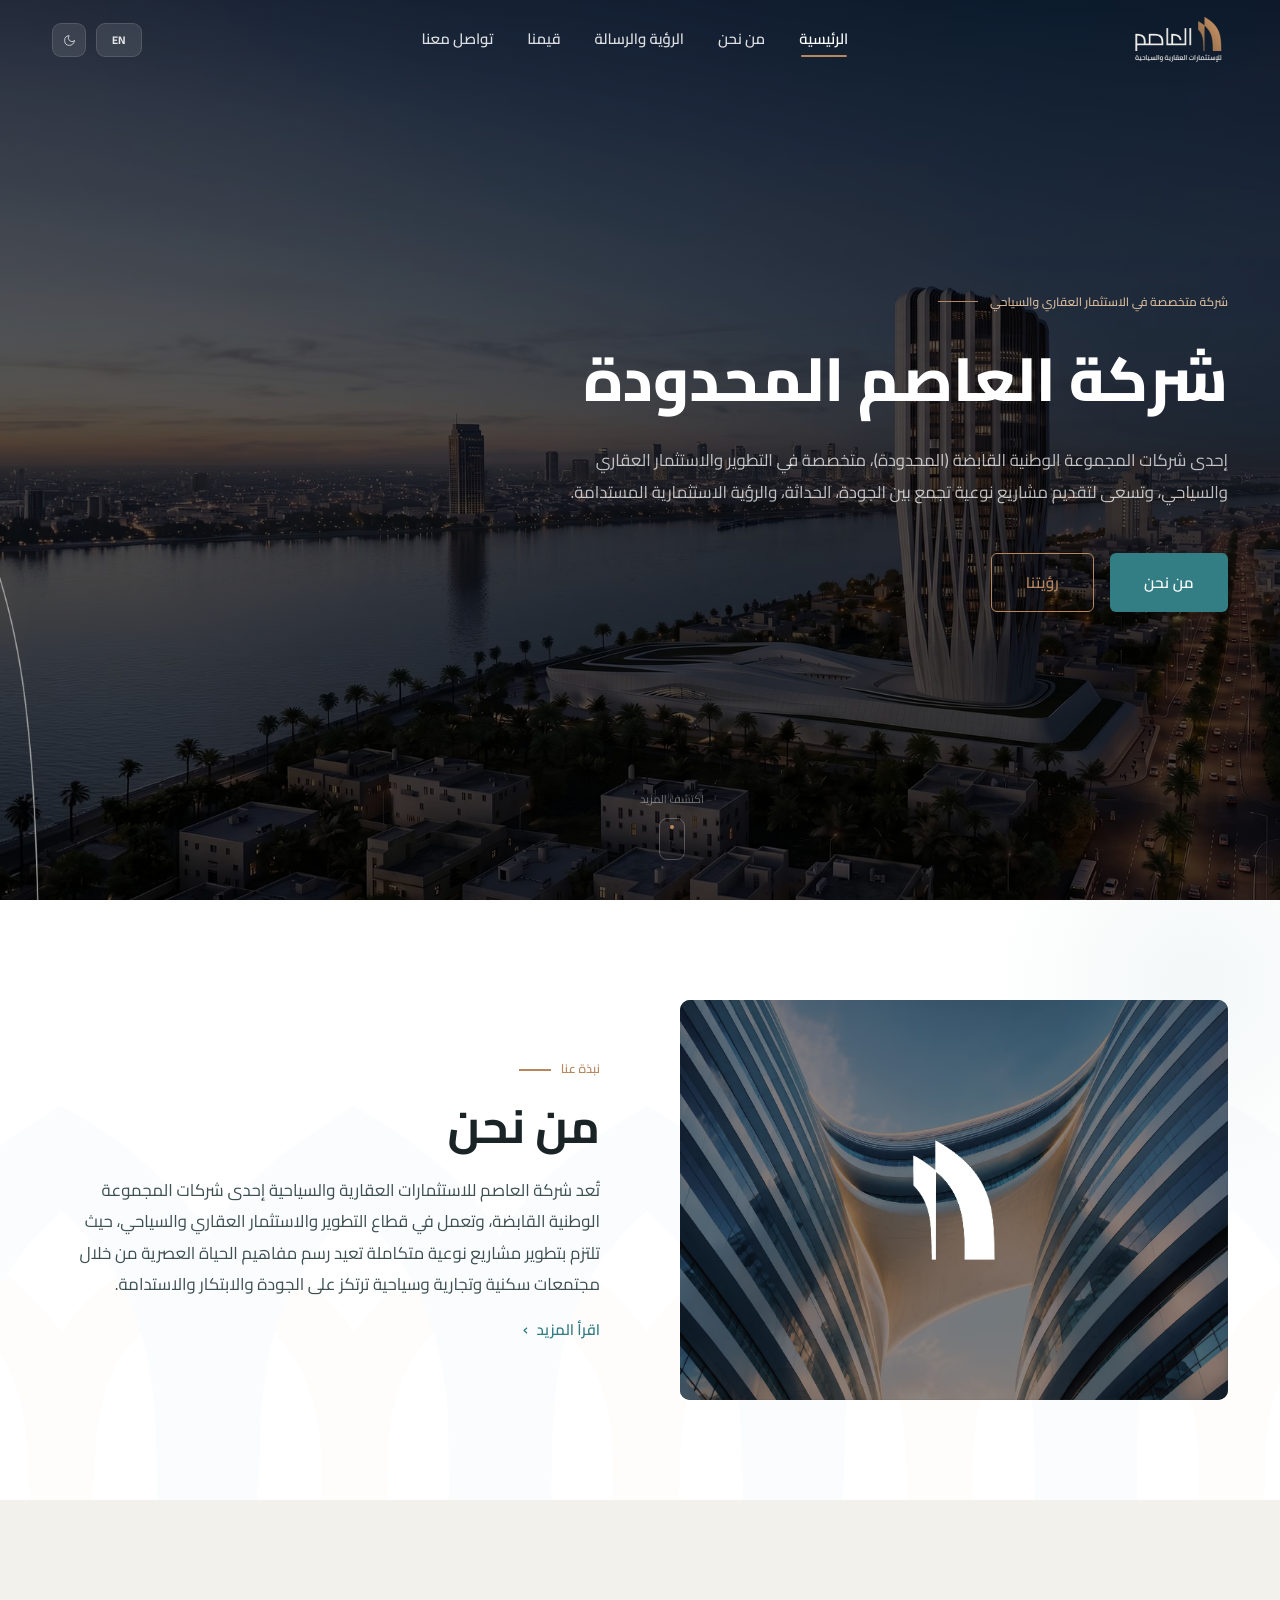
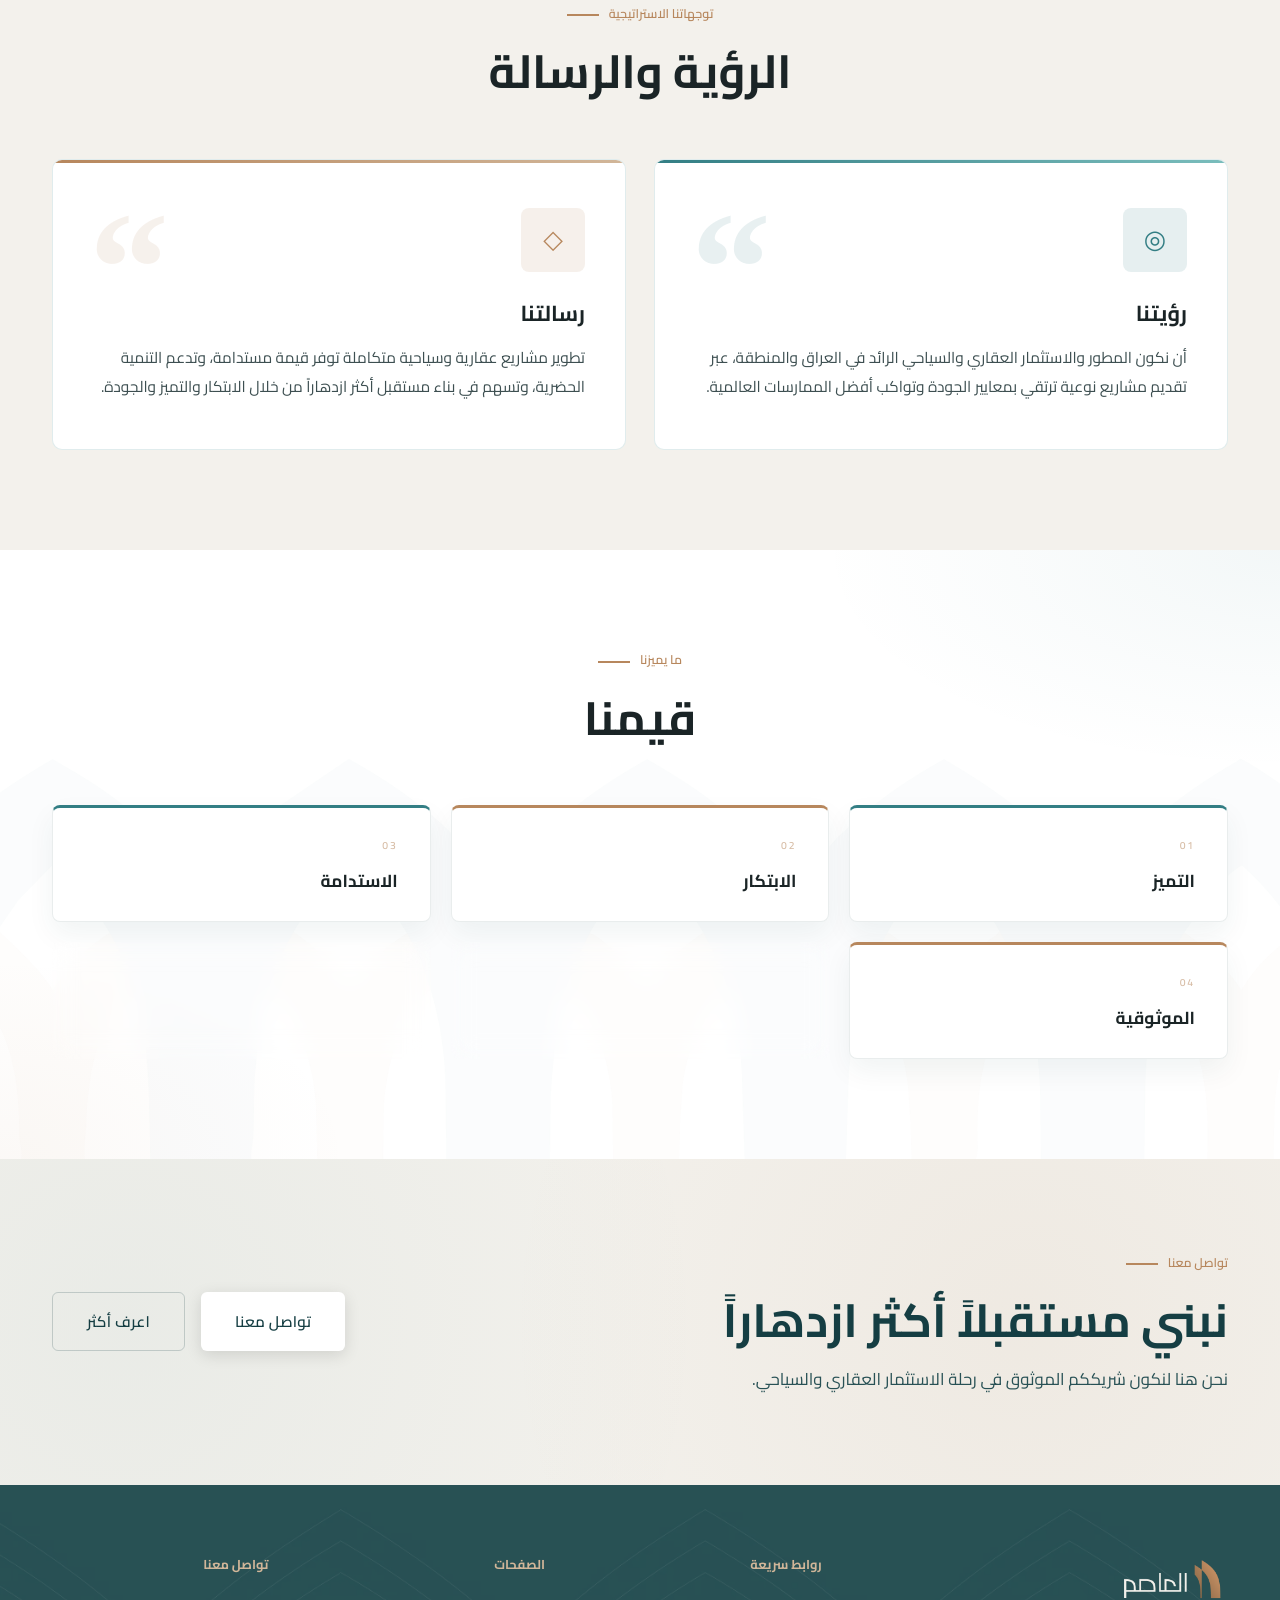
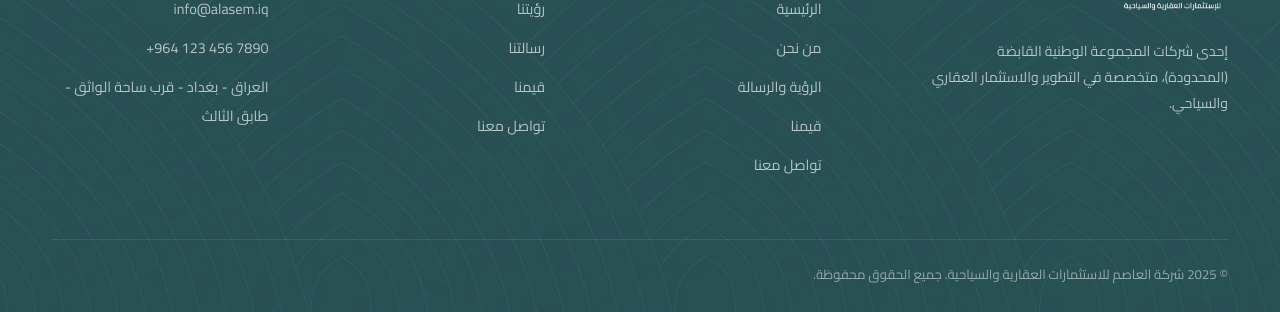
<file: index.html>
<!DOCTYPE html>
<html lang="ar" dir="rtl">
<head>
  <meta charset="UTF-8" />
  <meta name="viewport" content="width=device-width, initial-scale=1.0" />
  <title>شركة العاصم للاستثمارات العقارية والسياحية</title>
  <meta name="description" content="شركة العاصم للاستثمارات العقارية والسياحية — إحدى شركات المجموعة الوطنية القابضة" />
  <link rel="stylesheet" href="style.css" />
  <link rel="preconnect" href="https://fonts.googleapis.com" />
  <link rel="preconnect" href="https://fonts.gstatic.com" crossorigin />
  <link rel="icon" type="image/png" href="icon.png">
  <link href="https://fonts.googleapis.com/css2?family=Cairo:wght@200;300;400;500;600;700;800;900&display=swap" rel="stylesheet" />
</head>
<body class="home-page">

<!-- ══════════════════════════════════════════════
     HEADER
══════════════════════════════════════════════ -->
<header class="site-header" id="siteHeader">
  <div class="container">
    <div class="header-inner">

      <!-- Logo -->
      <a href="index.html" class="logo-link">
        <img src="logo.png" alt="شركة العاصم" class="logo-img"
              />
        <span class="logo-text" style="display:none;">
          <span class="logo-name" data-i18n="footer_company">شركة العاصم</span>
          <span class="logo-sub">للاستثمارات العقارية والسياحية</span>
        </span>
      </a>

      <!-- Desktop Nav -->
      <nav class="main-nav">
        <a href="index.html"   class="nav-link" data-i18n="nav_home">الرئيسية</a>
        <a href="about.html"   class="nav-link" data-i18n="nav_about">من نحن</a>
        <a href="vision.html"  class="nav-link" data-i18n="nav_vision">الرؤية والرسالة</a>
        <a href="values.html"  class="nav-link" data-i18n="nav_values">قيمنا</a>
        <a href="contact.html" class="nav-link" data-i18n="nav_contact">تواصل معنا</a>
      </nav>

      <!-- Controls -->
      <div class="header-controls">
        <button class="lang-btn" id="langBtn" aria-label="تغيير اللغة">EN</button>
        <button class="ctrl-btn" id="themeBtn" aria-label="تغيير المظهر"><svg xmlns="http://www.w3.org/2000/svg" width="18" height="18" viewBox="0 0 24 24" fill="none" stroke="currentColor" stroke-width="1.5" stroke-linecap="round" stroke-linejoin="round"><path d="M21 12.79A9 9 0 1 1 11.21 3 7 7 0 0 0 21 12.79z"/></svg></button>
        <button class="hamburger" id="hamburger" aria-label="القائمة">
          <span></span><span></span><span></span>
        </button>
      </div>

    </div>
  </div>
</header>

<!-- Mobile Menu -->
<nav class="mobile-menu" id="mobileMenu">
  <a href="index.html"   class="mobile-nav-link" data-i18n="nav_home">الرئيسية</a>
  <a href="about.html"   class="mobile-nav-link" data-i18n="nav_about">من نحن</a>
  <a href="vision.html"  class="mobile-nav-link" data-i18n="nav_vision">الرؤية والرسالة</a>
  <a href="values.html"  class="mobile-nav-link" data-i18n="nav_values">قيمنا</a>
  <a href="contact.html" class="mobile-nav-link" data-i18n="nav_contact">تواصل معنا</a>
</nav>


<!-- ══════════════════════════════════════════════
     HERO
══════════════════════════════════════════════ -->
<section class="hero">
  <div class="hero-bg"></div>

  <div class="container">
    <div class="hero-content">
      <div class="hero-eyebrow">
        <div class="eyebrow-line"></div>
        <span data-i18n="hero_eyebrow">شركة متخصصة في الاستثمار العقاري والسياحي</span>
      </div>
      <h1 class="hero-title" data-i18n="hero_title"></h1>
      <p class="hero-subtitle" data-i18n="hero_subtitle">
  
      </p>
      <div class="hero-actions">
        <a href="about.html"  class="btn btn-primary" data-i18n="hero_btn1">من نحن</a>
        <a href="vision.html" class="btn btn-ghost"   data-i18n="hero_btn2">رؤيتنا</a>
      </div>
    </div>
  </div>

  <div class="hero-scroll">
    <span data-i18n="hero_scroll">اكتشف المزيد</span>
    <div class="scroll-mouse"></div>
  </div>
</section>


<!-- ══════════════════════════════════════════════
     ABOUT PREVIEW
══════════════════════════════════════════════ -->
<section class="about-preview">
  <div class="container">
    <div class="about-grid">

      <!-- Visual -->
      <div class="about-visual reveal">
        <div class="about-visual-inner">
          <img src="about-img.avif" alt="About Image" class="about-visual-image">
        </div>
      </div>

      <!-- Text -->
      <div class="reveal reveal-delay-2">
        <p class="eyebrow" data-i18n="about_eyebrow">نبذة عنا</p>
        <h2 class="section-title" data-i18n="about_title">من نحن</h2>
        <p class="section-desc" data-i18n="about_text">
          تُعد شركة العاصم للاستثمارات العقارية والسياحية إحدى شركات المجموعة الوطنية القابضة، وتعمل في قطاع التطوير والاستثمار العقاري والسياحي، حيث تلتزم بتطوير مشاريع نوعية متكاملة تعيد رسم مفاهيم الحياة العصرية.
        </p>
        <a href="about.html" class="about-link" style="margin-top:16px; display:inline-flex;">
          <span data-i18n="about_link">اقرأ المزيد</span>
          <span style="font-size:1.2em; line-height:1;">›</span>
        </a>
      </div>

    </div>
  </div>
</section>


<!-- ══════════════════════════════════════════════
     VISION / MISSION PREVIEW
══════════════════════════════════════════════ -->
<section class="vision-preview">
  <div class="container">
    <div class="section-head center reveal">
      <p class="eyebrow" data-i18n="vm_eyebrow">توجهاتنا الاستراتيجية</p>
      <h2 class="section-title" data-i18n="vm_title">الرؤية والرسالة</h2>
    </div>
    <div class="vm-grid">

      <!-- Vision -->
      <div class="vm-card vision reveal reveal-delay-1">
        <div class="vm-card-icon">◎</div>
        <h3 class="vm-card-title" data-i18n="vision_title">رؤيتنا</h3>
        <p class="vm-card-text" data-i18n="vision_text">
          أن نكون المطور والاستثمار العقاري والسياحي الرائد في العراق والمنطقة، عبر تقديم مشاريع نوعية ترتقي بمعايير الجودة وتواكب أفضل الممارسات العالمية.
        </p>
        
      </div>

      <!-- Mission -->
      <div class="vm-card mission reveal reveal-delay-2">
        <div class="vm-card-icon">◇</div>
        <h3 class="vm-card-title" data-i18n="mission_title">رسالتنا</h3>
        <p class="vm-card-text" data-i18n="mission_text">
          تطوير مشاريع عقارية وسياحية متكاملة توفر قيمة مستدامة، وتدعم التنمية الحضرية، وتسهم في بناء مستقبل أكثر ازدهاراً من خلال الابتكار والتميز والجودة.
        </p>
      
      </div>

    </div>
  </div>
</section>


<!-- ══════════════════════════════════════════════
     VALUES PREVIEW
══════════════════════════════════════════════ -->
<section class="values-preview">
  <div class="container">
    <div class="section-head reveal">
      <p class="eyebrow" data-i18n="val_eyebrow" id="a">ما يميزنا</p>
      <h2 class="section-title" data-i18n="val_title"  id="a">قيمنا</h2>
    </div>
    <div class="values-grid">
      <div class="value-chip reveal reveal-delay-1">
        <span class="value-chip-num">01</span>
        <span class="value-chip-title" data-i18n="val1">التميز</span>
      </div>
      <div class="value-chip reveal reveal-delay-2">
        <span class="value-chip-num">02</span>
        <span class="value-chip-title" data-i18n="val2">الابتكار</span>
      </div>
      <div class="value-chip reveal reveal-delay-3">
        <span class="value-chip-num">03</span>
        <span class="value-chip-title" data-i18n="val3">الاستدامة</span>
      </div>
      <div class="value-chip reveal reveal-delay-4">
        <span class="value-chip-num">04</span>
        <span class="value-chip-title" data-i18n="val4">الموثوقية</span>
      </div>
      <div class="value-chip reveal reveal-delay-5">
        <span class="value-chip-num">05</span>
        <span class="value-chip-title" data-i18n="val5">الجودة</span>
      </div>
      <div class="value-chip reveal" style="transition-delay:0.55s;">
        <span class="value-chip-num">06</span>
        <span class="value-chip-title" data-i18n="val6">القيمة المستدامة</span>
      </div>
    </div>
  </div>
</section>


<!-- ══════════════════════════════════════════════
     CTA SECTION
══════════════════════════════════════════════ -->
<section class="cta-section">
  <div class="container">
    <div class="cta-inner reveal">
      <div class="cta-text">
        <p class="eyebrow" style="color:var(--gold);" data-i18n="cta_eyebrow">تواصل معنا</p>
        <h2 class="section-title" data-i18n="cta_title">نبني مستقبلاً أكثر ازدهاراً</h2>
        <p class="section-desc" data-i18n="cta_desc">نحن هنا لنكون شريككم الموثوق في رحلة الاستثمار العقاري والسياحي.</p>
      </div>
      <div class="cta-actions">
        <a href="contact.html" class="btn btn-white" data-i18n="cta_btn1">تواصل معنا</a>
        <a href="about.html"   class="btn btn-ghost" style="border-color:rgba(21,62,67,0.2); color:#153E43;" data-i18n="cta_btn2">اعرف أكثر</a>
      </div>
    </div>
  </div>
</section>


<!-- ══════════════════════════════════════════════
     FOOTER
══════════════════════════════════════════════ -->
<footer class="site-footer">
  <div class="container">
    <div class="footer-grid">

      <!-- Brand -->
      <div class="footer-brand">
        <div class="footer-logo">
          <img src="logo.png" alt="شركة العاصم" class="footer-logo-img"
               onerror="this.style.display='none';" />
        
        </div>
        <p class="footer-desc" data-i18n="footer_desc">
          إحدى شركات المجموعة الوطنية القابضة (المحدودة)، متخصصة في التطوير والاستثمار العقاري والسياحي.
        </p>
      </div>

      <!-- Quick Links -->
      <div>
        <h4 class="footer-col-title" data-i18n="footer_links">روابط سريعة</h4>
        <ul class="footer-links">
          <li><a href="index.html"   class="footer-link" data-i18n="nav_home">الرئيسية</a></li>
          <li><a href="about.html"   class="footer-link" data-i18n="nav_about">من نحن</a></li>
          <li><a href="vision.html"  class="footer-link" data-i18n="nav_vision">الرؤية والرسالة</a></li>
          <li><a href="values.html"  class="footer-link" data-i18n="nav_values">قيمنا</a></li>
          <li><a href="contact.html" class="footer-link" data-i18n="nav_contact">تواصل معنا</a></li>
        </ul>
      </div>

      <!-- Pages -->
      <div>
        <h4 class="footer-col-title" data-i18n="footer_pages">الصفحات</h4>
        <ul class="footer-links">
          <li><a href="vision.html"  class="footer-link" data-i18n="vision_title">رؤيتنا</a></li>
          <li><a href="vision.html"  class="footer-link" data-i18n="mission_title">رسالتنا</a></li>
          <li><a href="values.html"  class="footer-link" data-i18n="nav_values">قيمنا</a></li>
          <li><a href="contact.html" class="footer-link" data-i18n="nav_contact">تواصل معنا</a></li>
        </ul>
      </div>

      <!-- Contact Info -->
      <div>
        <h4 class="footer-col-title" data-i18n="footer_contact">تواصل معنا</h4>
        <ul class="footer-links">
          <li><a href="mailto:info@alasem.iq" class="footer-link" dir="ltr">info@alasem.iq</a></li>
          <li><a href="tel:+9641234567890" class="footer-link" dir="ltr">+964 123 456 7890</a></li>
          <li><span class="footer-link" data-i18n="contact_location_value">العراق - بغداد - قرب ساحة الواثق</span></li>
        </ul>
      </div>

    </div>

    <div class="footer-bottom">
      <span data-i18n="footer_copy">© 2026 شركة العاصم للاستثمارات العقارية والسياحية. جميع الحقوق محفوظة.</span>

    </div>
  </div>
</footer>

<script src="main.js"></script>
</body>
</html>
</file>
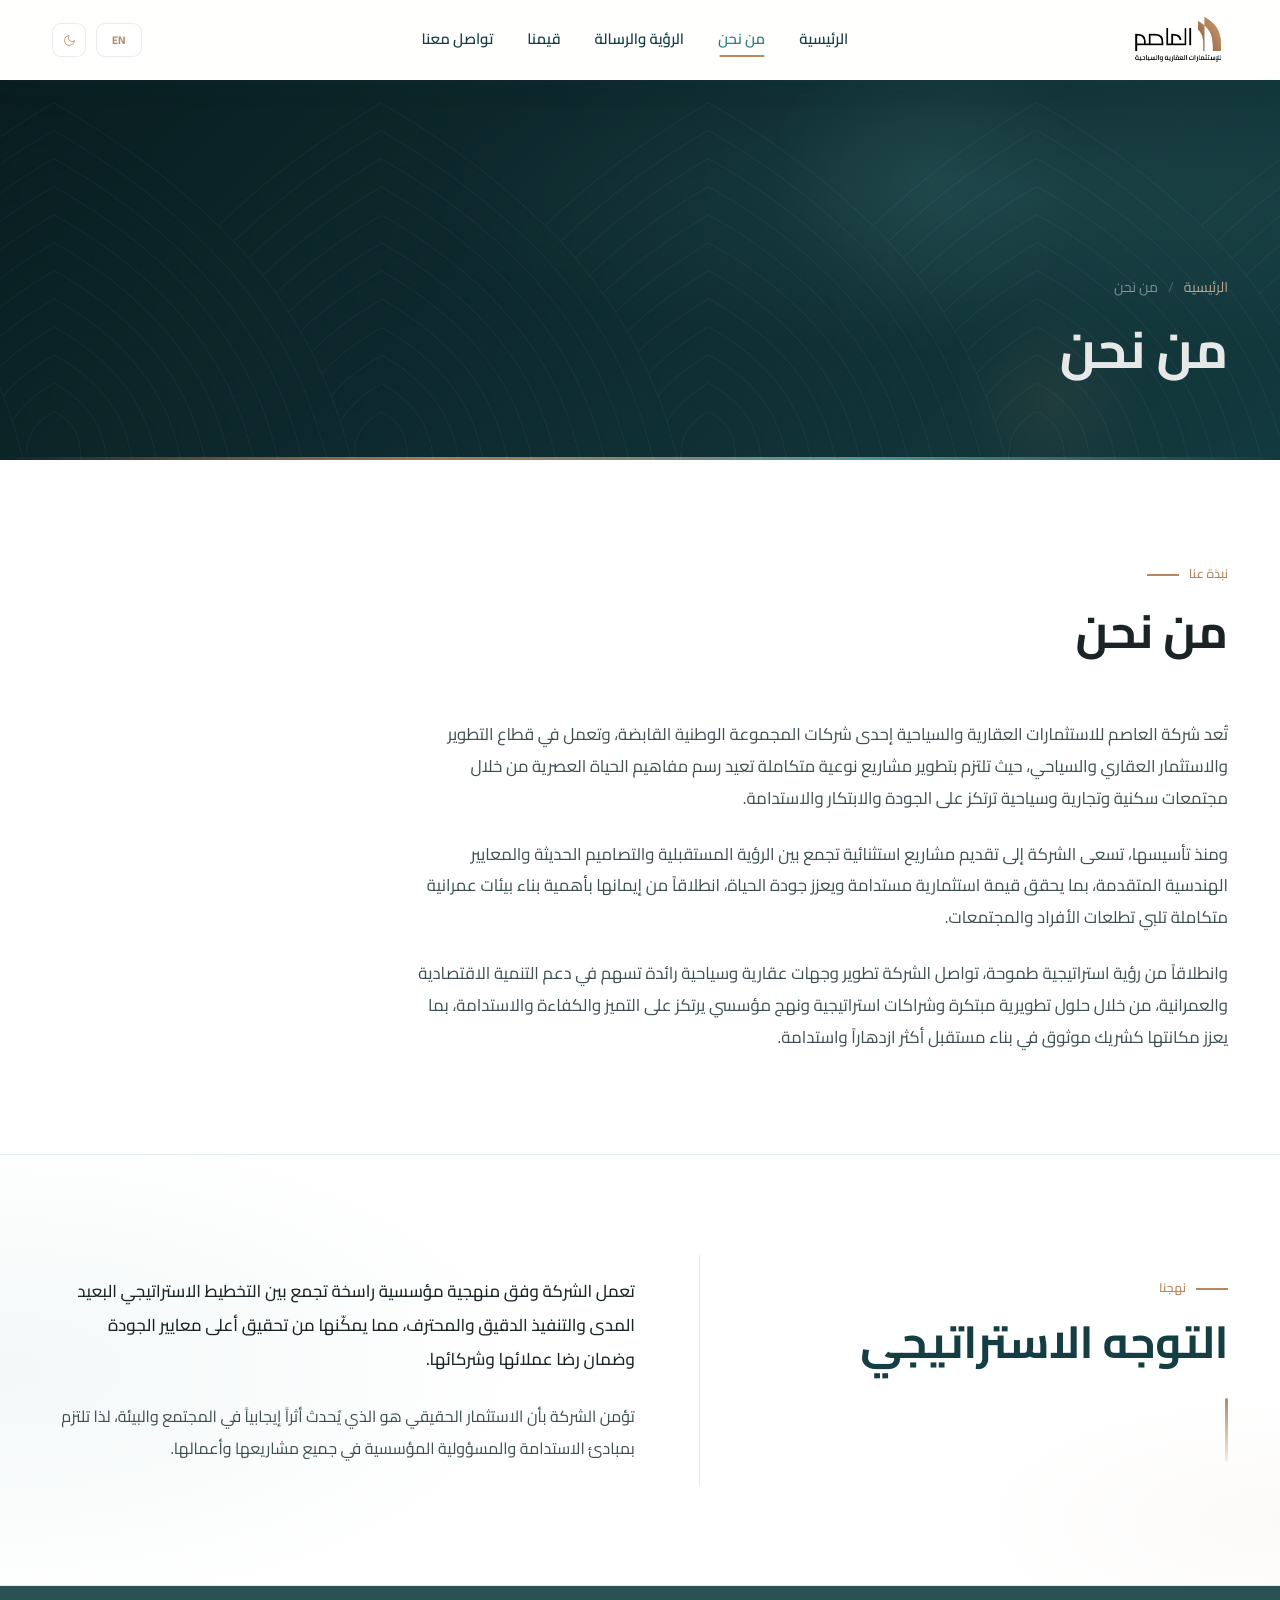
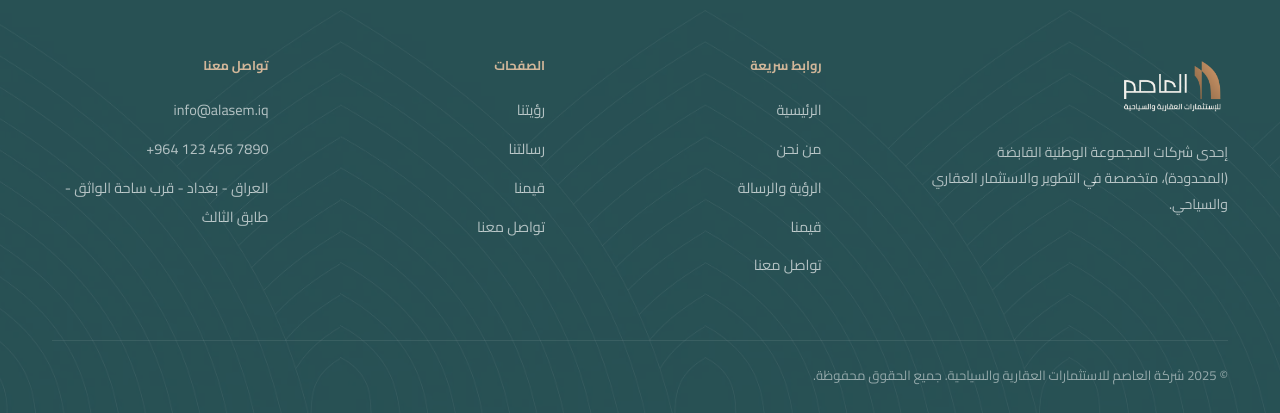
<file: about.html>
<!DOCTYPE html>
<html lang="ar" dir="rtl">
<head>
  <meta charset="UTF-8" />
  <meta name="viewport" content="width=device-width, initial-scale=1.0" />
  <title>من نحن — شركة العاصم للاستثمارات العقارية والسياحية</title>
  <link rel="stylesheet" href="style.css" />
  <link rel="preconnect" href="https://fonts.googleapis.com" />
  <link rel="preconnect" href="https://fonts.gstatic.com" crossorigin />
    <link rel="icon" type="image/png" href="icon.png">
  <link href="https://fonts.googleapis.com/css2?family=Cairo:wght@200;300;400;500;600;700;800;900&display=swap" rel="stylesheet" />
</head>
<body>

<!-- ══ HEADER ══ -->
<header class="site-header" id="siteHeader">
  <div class="container">
    <div class="header-inner">
      <a href="index.html" class="logo-link">
        <img src="logo.png" alt="شركة العاصم" class="logo-img"
              />
        <span class="logo-text" style="display:none;">
          <span class="logo-name" data-i18n="footer_company">شركة العاصم</span>
          <span class="logo-sub">للاستثمارات العقارية والسياحية</span>
        </span>
      </a>
      <nav class="main-nav">
        <a href="index.html"   class="nav-link" data-i18n="nav_home">الرئيسية</a>
        <a href="about.html"   class="nav-link" data-i18n="nav_about">من نحن</a>
        <a href="vision.html"  class="nav-link" data-i18n="nav_vision">الرؤية والرسالة</a>
        <a href="values.html"  class="nav-link" data-i18n="nav_values">قيمنا</a>
        <a href="contact.html" class="nav-link" data-i18n="nav_contact">تواصل معنا</a>
      </nav>
      <div class="header-controls">
        <button class="lang-btn" id="langBtn">EN</button>
        <button class="ctrl-btn" id="themeBtn"><svg xmlns="http://www.w3.org/2000/svg" width="18" height="18" viewBox="0 0 24 24" fill="none" stroke="currentColor" stroke-width="1.5" stroke-linecap="round" stroke-linejoin="round"><path d="M21 12.79A9 9 0 1 1 11.21 3 7 7 0 0 0 21 12.79z"/></svg></button>
        <button class="hamburger" id="hamburger"><span></span><span></span><span></span></button>
      </div>
    </div>
  </div>
</header>

<nav class="mobile-menu" id="mobileMenu">
  <a href="index.html"   class="mobile-nav-link" data-i18n="nav_home">الرئيسية</a>
  <a href="about.html"   class="mobile-nav-link" data-i18n="nav_about">من نحن</a>
  <a href="vision.html"  class="mobile-nav-link" data-i18n="nav_vision">الرؤية والرسالة</a>
  <a href="values.html"  class="mobile-nav-link" data-i18n="nav_values">قيمنا</a>
  <a href="contact.html" class="mobile-nav-link" data-i18n="nav_contact">تواصل معنا</a>
</nav>


<!-- ══ INNER HERO ══ -->
<section class="inner-hero">
  <div class="inner-hero-bg"></div>
  <div class="inner-hero-line"></div>

  <!-- Decorative shapes -->
  <div style="position:absolute;inset:0;pointer-events:none;overflow:hidden;">
    <div style="position:absolute;top:-60px;left:60%;width:320px;height:320px;border-radius:50%;
                background:radial-gradient(circle,rgba(93,163,165,0.12) 0%,transparent 70%);"></div>
    <div style="position:absolute;bottom:-40px;right:10%;width:200px;height:200px;border-radius:50%;
                background:radial-gradient(circle,rgba(183,135,93,0.1) 0%,transparent 70%);"></div>
  </div>

  <div class="container">
    <div class="inner-hero-content">
      <div class="inner-hero-breadcrumb">
        <a href="index.html" data-i18n="bc_home">الرئيسية</a>
        <span class="sep">/</span>
        <span data-i18n="nav_about">من نحن</span>
      </div>
      <h1 class="inner-hero-title" data-i18n="about_page_hero_title">من نحن</h1>
    </div>
  </div>
</section>


<!-- ══ FULL ABOUT ══ -->
<section class="about-full">
  <div class="container">
    <div class="section-head reveal">
      <p class="eyebrow" data-i18n="about_eyebrow">نبذة عنا</p>
      <h2 class="section-title" data-i18n="about_title">من نحن</h2>
    </div>
    <div class="about-full-text" style="max-width:820px;">
      <p class="reveal" data-i18n="about_p1">
        تُعد شركة العاصم للاستثمارات العقارية والسياحية إحدى شركات المجموعة الوطنية القابضة، وتعمل في قطاع التطوير والاستثمار العقاري والسياحي، حيث تلتزم بتطوير مشاريع نوعية متكاملة تعيد رسم مفاهيم الحياة العصرية من خلال مجتمعات سكنية وتجارية وسياحية ترتكز على الجودة والابتكار والاستدامة.
      </p>
      <p class="reveal reveal-delay-1" data-i18n="about_p2">
        ومنذ تأسيسها، تسعى الشركة إلى تقديم مشاريع استثنائية تجمع بين الرؤية المستقبلية والتصاميم الحديثة والمعايير الهندسية المتقدمة، بما يحقق قيمة استثمارية مستدامة ويعزز جودة الحياة، انطلاقاً من إيمانها بأهمية بناء بيئات عمرانية متكاملة تلبي تطلعات الأفراد والمجتمعات.
      </p>
      <p class="reveal reveal-delay-2" data-i18n="about_p3">
        وانطلاقاً من رؤية استراتيجية طموحة، تواصل الشركة تطوير وجهات عقارية وسياحية رائدة تسهم في دعم التنمية الاقتصادية والعمرانية، من خلال حلول تطويرية مبتكرة وشراكات استراتيجية ونهج مؤسسي يرتكز على التميز والكفاءة والاستدامة، بما يعزز مكانتها كشريك موثوق في بناء مستقبل أكثر ازدهاراً واستدامة.
      </p>
    </div>
  </div>
</section>


<!-- ══ STRATEGIC DIRECTION ══ -->
<section class="strategic-block">
  <div class="container">
    <div class="strategic-inner">
      <div class="reveal">
        <p class="eyebrow" data-i18n="strategic_eyebrow"  id="q">نهجنا</p>
        <h2 class="strategic-label" data-i18n="strategic_label">التوجه الاستراتيجي</h2>
        <div class="strategic-divider"></div>
      </div>
      <div class="strategic-content reveal reveal-delay-2">
        <p data-i18n="strategic_p1">
          تعمل الشركة وفق منهجية مؤسسية راسخة تجمع بين التخطيط الاستراتيجي البعيد المدى والتنفيذ الدقيق والمحترف، مما يمكّنها من تحقيق أعلى معايير الجودة وضمان رضا عملائها وشركائها.
        </p>
        <p data-i18n="strategic_p2">
          تؤمن الشركة بأن الاستثمار الحقيقي هو الذي يُحدث أثراً إيجابياً في المجتمع والبيئة، لذا تلتزم بمبادئ الاستدامة والمسؤولية المؤسسية في جميع مشاريعها وأعمالها.
        </p>
      </div>
    </div>
  </div>
</section>



<!-- ══ FOOTER ══ -->
<footer class="site-footer">
  <div class="container">
    <div class="footer-grid">
      <div class="footer-brand">
        <div class="footer-logo">
          <img src="logo.png" alt="شركة العاصم" class="footer-logo-img"
               onerror="this.style.display='none';" />
      
        </div>
        <p class="footer-desc" data-i18n="footer_desc">
          إحدى شركات المجموعة الوطنية القابضة (المحدودة)، متخصصة في التطوير والاستثمار العقاري والسياحي.
        </p>
      </div>
      <div>
        <h4 class="footer-col-title" data-i18n="footer_links">روابط سريعة</h4>
        <ul class="footer-links">
          <li><a href="index.html"   class="footer-link" data-i18n="nav_home">الرئيسية</a></li>
          <li><a href="about.html"   class="footer-link" data-i18n="nav_about">من نحن</a></li>
          <li><a href="vision.html"  class="footer-link" data-i18n="nav_vision">الرؤية والرسالة</a></li>
          <li><a href="values.html"  class="footer-link" data-i18n="nav_values">قيمنا</a></li>
          <li><a href="contact.html" class="footer-link" data-i18n="nav_contact">تواصل معنا</a></li>
        </ul>
      </div>
      <div>
        <h4 class="footer-col-title" data-i18n="footer_pages">الصفحات</h4>
        <ul class="footer-links">
          <li><a href="vision.html"  class="footer-link" data-i18n="vision_title">رؤيتنا</a></li>
          <li><a href="vision.html"  class="footer-link" data-i18n="mission_title">رسالتنا</a></li>
          <li><a href="values.html"  class="footer-link" data-i18n="nav_values">قيمنا</a></li>
          <li><a href="contact.html" class="footer-link" data-i18n="nav_contact">تواصل معنا</a></li>
        </ul>
      </div>

      <!-- Contact Info -->
      <div>
        <h4 class="footer-col-title" data-i18n="footer_contact">تواصل معنا</h4>
        <ul class="footer-links">
          <li><a href="mailto:info@alasem.iq" class="footer-link" dir="ltr">info@alasem.iq</a></li>
          <li><a href="tel:+9641234567890" class="footer-link" dir="ltr">+964 123 456 7890</a></li>
          <li><span class="footer-link" data-i18n="contact_location_value">العراق - بغداد - قرب ساحة الواثق</span></li>
        </ul>
      </div>

    </div>
    <div class="footer-bottom">
      <span data-i18n="footer_copy">© 2025 شركة العاصم للاستثمارات العقارية والسياحية. جميع الحقوق محفوظة.</span>
   
    </div>
  </div>
</footer>

<script src="main.js"></script>
</body>
</html>
</file>
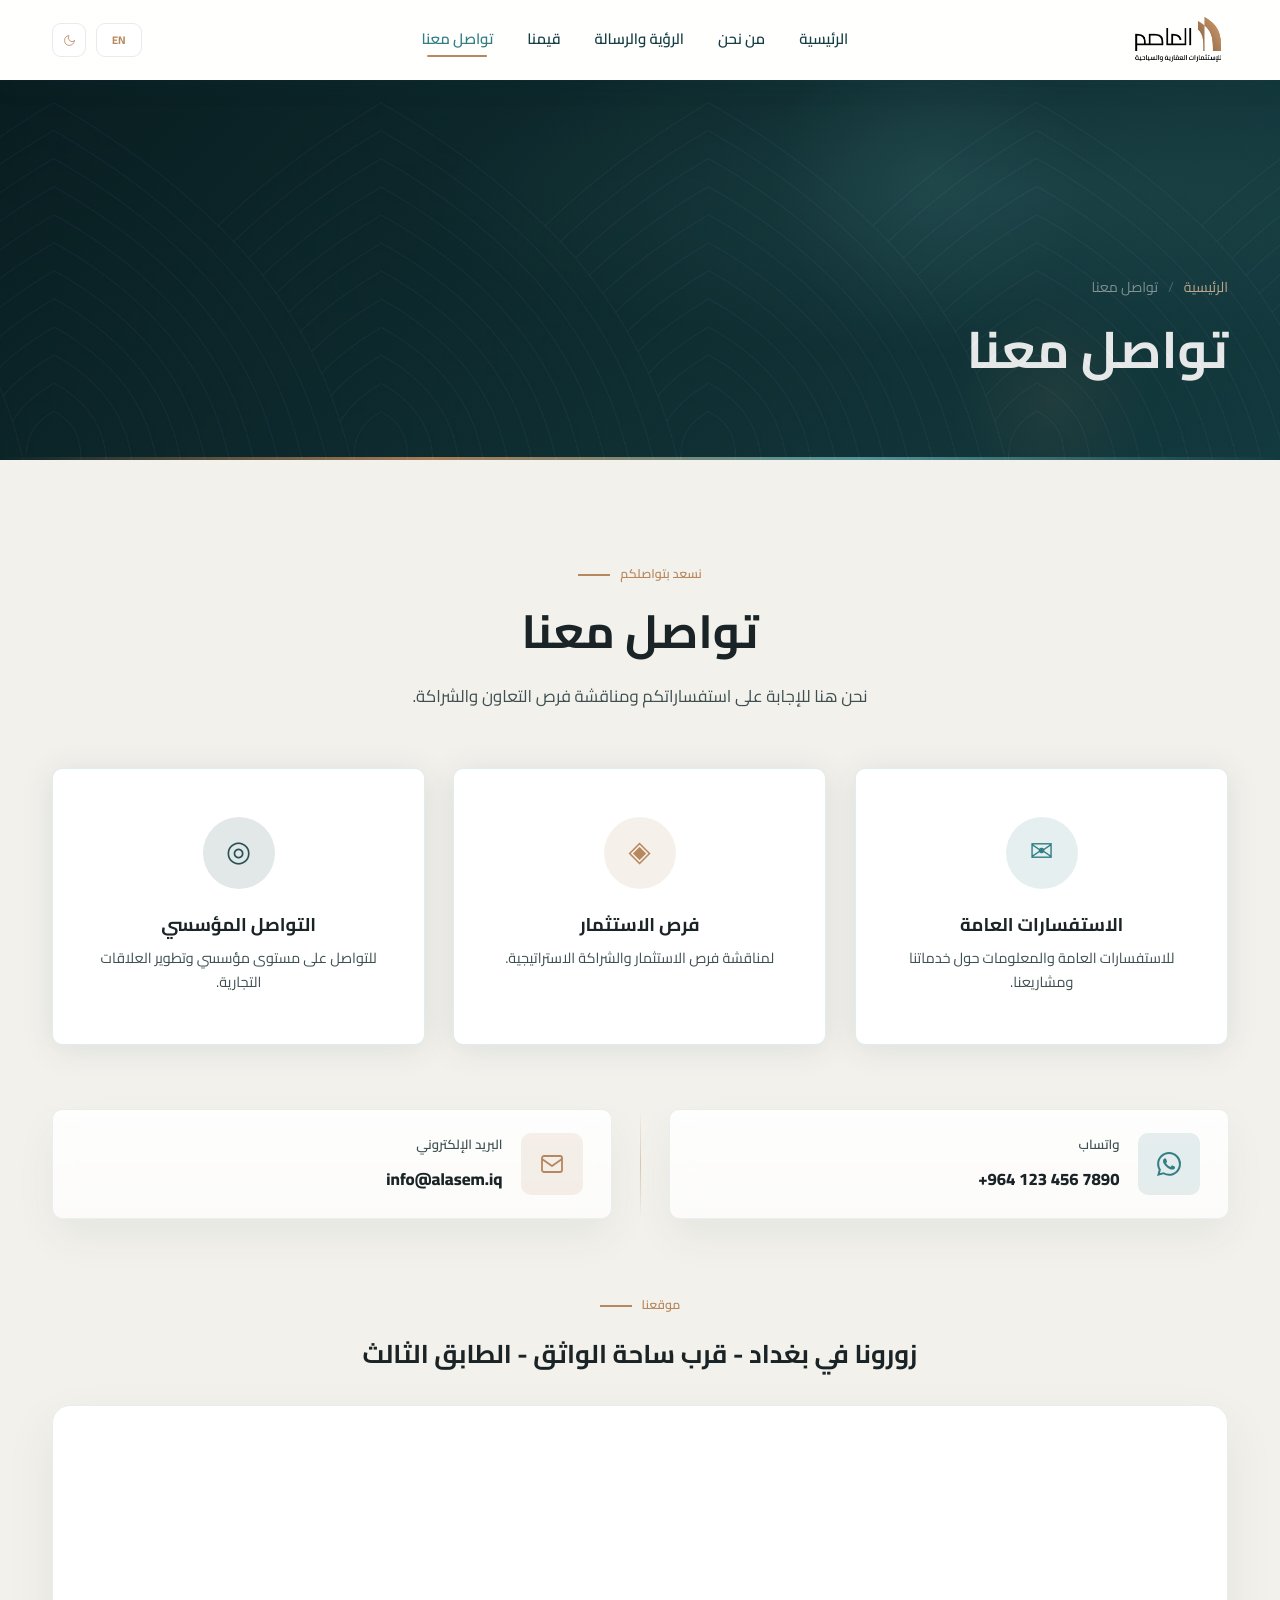
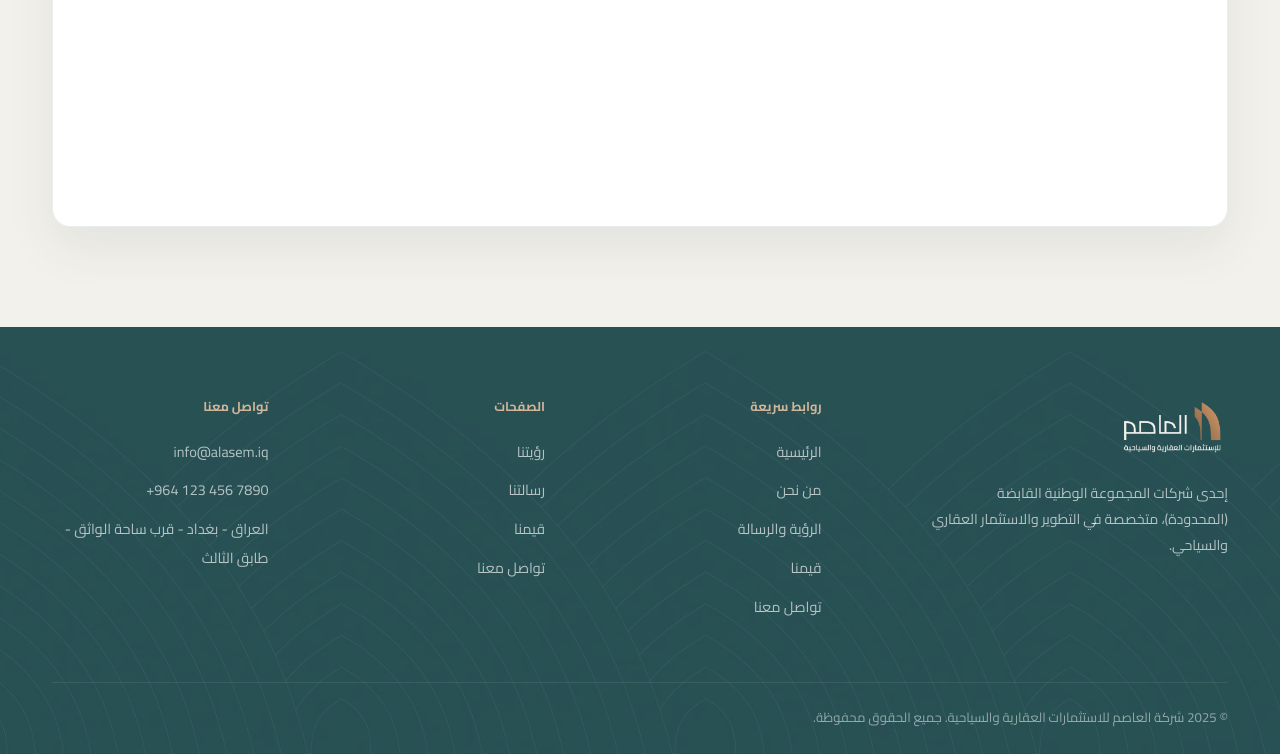
<file: contact.html>
<!DOCTYPE html>
<html lang="ar" dir="rtl">
<head>
  <meta charset="UTF-8" />
  <meta name="viewport" content="width=device-width, initial-scale=1.0" />
  <title>تواصل معنا — شركة العاصم للاستثمارات العقارية والسياحية</title>
  <link rel="stylesheet" href="style.css" />
  <link rel="preconnect" href="https://fonts.googleapis.com" />
  <link rel="preconnect" href="https://fonts.gstatic.com" crossorigin />
    <link rel="icon" type="image/png" href="icon.png">
  <link href="https://fonts.googleapis.com/css2?family=Cairo:wght@200;300;400;500;600;700;800;900&display=swap" rel="stylesheet" />
</head>
<body>

<!-- ══ HEADER ══ -->
<header class="site-header" id="siteHeader">
  <div class="container">
    <div class="header-inner">
      <a href="index.html" class="logo-link">
        <img src="logo.png" alt="شركة العاصم" class="logo-img"
              />
        <span class="logo-text" style="display:none;">
          <span class="logo-name" data-i18n="footer_company">شركة العاصم</span>
          <span class="logo-sub">للاستثمارات العقارية والسياحية</span>
        </span>
      </a>
      <nav class="main-nav">
        <a href="index.html"   class="nav-link" data-i18n="nav_home">الرئيسية</a>
        <a href="about.html"   class="nav-link" data-i18n="nav_about">من نحن</a>
        <a href="vision.html"  class="nav-link" data-i18n="nav_vision">الرؤية والرسالة</a>
        <a href="values.html"  class="nav-link" data-i18n="nav_values">قيمنا</a>
        <a href="contact.html" class="nav-link" data-i18n="nav_contact">تواصل معنا</a>
      </nav>
      <div class="header-controls">
        <button class="lang-btn" id="langBtn">EN</button>
        <button class="ctrl-btn" id="themeBtn"><svg xmlns="http://www.w3.org/2000/svg" width="18" height="18" viewBox="0 0 24 24" fill="none" stroke="currentColor" stroke-width="1.5" stroke-linecap="round" stroke-linejoin="round"><path d="M21 12.79A9 9 0 1 1 11.21 3 7 7 0 0 0 21 12.79z"/></svg></button>
        <button class="hamburger" id="hamburger"><span></span><span></span><span></span></button>
      </div>
    </div>
  </div>
</header>

<nav class="mobile-menu" id="mobileMenu">
  <a href="index.html"   class="mobile-nav-link" data-i18n="nav_home">الرئيسية</a>
  <a href="about.html"   class="mobile-nav-link" data-i18n="nav_about">من نحن</a>
  <a href="vision.html"  class="mobile-nav-link" data-i18n="nav_vision">الرؤية والرسالة</a>
  <a href="values.html"  class="mobile-nav-link" data-i18n="nav_values">قيمنا</a>
  <a href="contact.html" class="mobile-nav-link" data-i18n="nav_contact">تواصل معنا</a>
</nav>


<!-- ══ INNER HERO ══ -->
<section class="inner-hero">
  <div class="inner-hero-bg"></div>
  <div class="inner-hero-line"></div>

  <!-- Decorative shapes -->
  <div style="position:absolute;inset:0;pointer-events:none;overflow:hidden;">
    <div style="position:absolute;top:-60px;left:60%;width:320px;height:320px;border-radius:50%;
                background:radial-gradient(circle,rgba(93,163,165,0.12) 0%,transparent 70%);"></div>
    <div style="position:absolute;bottom:-40px;right:10%;width:200px;height:200px;border-radius:50%;
                background:radial-gradient(circle,rgba(183,135,93,0.1) 0%,transparent 70%);"></div>
  </div>
  <div class="container">
    <div class="inner-hero-content">
      <div class="inner-hero-breadcrumb">
        <a href="index.html" data-i18n="bc_home">الرئيسية</a>
        <span class="sep">/</span>
        <span data-i18n="nav_contact">تواصل معنا</span>
      </div>
      <h1 class="inner-hero-title" data-i18n="contact_page_title">تواصل معنا</h1>
    </div>
  </div>
</section>


<!-- ══ CONTACT PAGE ══ -->
<section class="contact-page">
  <div class="container">

    <!-- Section Head -->
    <div class="section-head center reveal">
      <p class="eyebrow" data-i18n="contact_eyebrow">نسعد بتواصلكم</p>
      <h2 class="section-title" data-i18n="contact_title">تواصل معنا</h2>
      <p class="section-desc" data-i18n="contact_desc">
        نحن هنا للإجابة على استفساراتكم ومناقشة فرص التعاون والشراكة.
      </p>
    </div>

    <!-- CTA Cards -->
    <div class="contact-cta-grid">

      <div class="contact-cta-card reveal reveal-delay-1">
        <div class="contact-icon">✉</div>
        <h3 data-i18n="contact_card1_title">الاستفسارات العامة</h3>
        <p data-i18n="contact_card1_text">
          للاستفسارات العامة والمعلومات حول خدماتنا ومشاريعنا.
        </p>
      </div>

      <div class="contact-cta-card reveal reveal-delay-2">
        <div class="contact-icon">◈</div>
        <h3 data-i18n="contact_card2_title">فرص الاستثمار</h3>
        <p data-i18n="contact_card2_text">
          لمناقشة فرص الاستثمار والشراكة الاستراتيجية.
        </p>
      </div>

      <div class="contact-cta-card reveal reveal-delay-3">
        <div class="contact-icon">◎</div>
        <h3 data-i18n="contact_card3_title">التواصل المؤسسي</h3>
        <p data-i18n="contact_card3_text">
          للتواصل على مستوى مؤسسي وتطوير العلاقات التجارية.
        </p>
      </div>

    </div>

    <!-- Direct Contact Bar -->
    <div class="contact-direct-wrapper reveal">

      <a href="https://wa.me/9641234567890" target="_blank" rel="noopener noreferrer"
         class="direct-contact-box phone-box">
        <div class="direct-contact-icon">
          <svg width="24" height="24" viewBox="0 0 24 24" fill="currentColor" xmlns="http://www.w3.org/2000/svg">
            <path d="M17.472 14.382c-.297-.149-1.758-.867-2.03-.967-.273-.099-.471-.148-.67.15-.197.297-.767.966-.94 1.164-.173.199-.347.223-.644.075-.297-.15-1.255-.463-2.39-1.475-.883-.788-1.48-1.761-1.653-2.059-.173-.297-.018-.458.13-.606.134-.133.298-.347.446-.52.149-.174.198-.298.298-.497.099-.198.05-.371-.025-.52-.075-.149-.669-1.612-.916-2.207-.242-.579-.487-.5-.669-.51-.173-.008-.371-.01-.57-.01-.198 0-.52.074-.792.372-.272.297-1.04 1.016-1.04 2.479 0 1.462 1.065 2.875 1.213 3.074.149.198 2.096 3.2 5.077 4.487.709.306 1.262.489 1.694.625.712.227 1.36.195 1.871.118.571-.085 1.758-.719 2.006-1.413.248-.694.248-1.289.173-1.413-.074-.124-.272-.198-.57-.347m-5.421 7.403h-.004a9.87 9.87 0 01-5.031-1.378l-.361-.214-3.741.982.998-3.648-.235-.374a9.86 9.86 0 01-1.51-5.26c.001-5.45 4.436-9.884 9.888-9.884 2.64 0 5.122 1.03 6.988 2.898a9.825 9.825 0 012.893 6.994c-.003 5.45-4.437 9.884-9.885 9.884m8.413-18.297A11.815 11.815 0 0012.05 0C5.495 0 .16 5.335.157 11.892c0 2.096.547 4.142 1.588 5.945L.057 24l6.305-1.654a11.882 11.882 0 005.683 1.448h.005c6.554 0 11.89-5.335 11.893-11.893a11.821 11.821 0 00-3.48-8.413z"/>
          </svg>
        </div>
        <div class="direct-contact-content">
          <span class="direct-contact-label" data-i18n="contact_wa_label">واتساب</span>
          <span class="direct-contact-value" dir="ltr">+964 123 456 7890</span>
        </div>
      </a>

      <div class="direct-contact-divider"></div>

      <a href="mailto:info@alasem.iq" class="direct-contact-box email-box">
        <div class="direct-contact-icon">
          <svg width="24" height="24" viewBox="0 0 24 24" fill="none" stroke="currentColor" stroke-width="1.8" stroke-linecap="round" stroke-linejoin="round" xmlns="http://www.w3.org/2000/svg">
            <rect x="2" y="4" width="20" height="16" rx="2"/>
            <path d="M2 7l10 7 10-7"/>
          </svg>
        </div>
        <div class="direct-contact-content">
          <span class="direct-contact-label" data-i18n="contact_email_label">البريد الإلكتروني</span>
          <span class="direct-contact-value" dir="ltr">info@alasem.iq</span>
        </div>
      </a>


    </div>

  </div>
</section>

<!-- ══════════════════════════════════════════════
     MAP
══════════════════════════════════════════════ -->
<section class="contact-map-section reveal">
  <div class="container">
    <div class="map-head">
      <p class="eyebrow" data-i18n="map_eyebrow">موقعنا</p>
      <h3 class="map-title" data-i18n="map_title">زورونا في بغداد</h3>
    </div>
    <div class="map-box">
      <iframe
        class="contact-map-frame"
        src="https://www.google.com/maps?q=33.3135388,44.4377396&z=16&output=embed"
        
        loading="lazy"
        allowfullscreen
        referrerpolicy="no-referrer-when-downgrade"
        title="موقع شركة العاصم">
      </iframe>
    </div>
  </div>
</section>


<!-- ══ FOOTER ══ -->
<footer class="site-footer">
  <div class="container">
    <div class="footer-grid">
      <div class="footer-brand">
        <div class="footer-logo">
          <img src="logo.png" alt="شركة العاصم" class="footer-logo-img"
               onerror="this.style.display='none';" />
        
        </div>
        <p class="footer-desc" data-i18n="footer_desc">
          إحدى شركات المجموعة الوطنية القابضة (المحدودة)، متخصصة في التطوير والاستثمار العقاري والسياحي.
        </p>
      </div>
      <div>
        <h4 class="footer-col-title" data-i18n="footer_links">روابط سريعة</h4>
        <ul class="footer-links">
          <li><a href="index.html"   class="footer-link" data-i18n="nav_home">الرئيسية</a></li>
          <li><a href="about.html"   class="footer-link" data-i18n="nav_about">من نحن</a></li>
          <li><a href="vision.html"  class="footer-link" data-i18n="nav_vision">الرؤية والرسالة</a></li>
          <li><a href="values.html"  class="footer-link" data-i18n="nav_values">قيمنا</a></li>
          <li><a href="contact.html" class="footer-link" data-i18n="nav_contact">تواصل معنا</a></li>
        </ul>
      </div>
      <div>
        <h4 class="footer-col-title" data-i18n="footer_pages">الصفحات</h4>
        <ul class="footer-links">
          <li><a href="vision.html"  class="footer-link" data-i18n="vision_title">رؤيتنا</a></li>
          <li><a href="vision.html"  class="footer-link" data-i18n="mission_title">رسالتنا</a></li>
          <li><a href="values.html"  class="footer-link" data-i18n="nav_values">قيمنا</a></li>
          <li><a href="contact.html" class="footer-link" data-i18n="nav_contact">تواصل معنا</a></li>
        </ul>
      </div>

      <!-- Contact Info -->
      <div>
        <h4 class="footer-col-title" data-i18n="footer_contact">تواصل معنا</h4>
        <ul class="footer-links">
          <li><a href="mailto:info@alasem.iq" class="footer-link" dir="ltr">info@alasem.iq</a></li>
          <li><a href="tel:+9641234567890" class="footer-link" dir="ltr">+964 123 456 7890</a></li>
          <li><span class="footer-link" data-i18n="contact_location_value">العراق - بغداد - قرب ساحة الواثق</span></li>
        </ul>
      </div>

    </div>
    <div class="footer-bottom">
      <span data-i18n="footer_copy">© 2025 شركة العاصم للاستثمارات العقارية والسياحية. جميع الحقوق محفوظة.</span>
     
    </div>
  </div>
</footer>

<script src="main.js"></script>
</body>
</html>
</file>
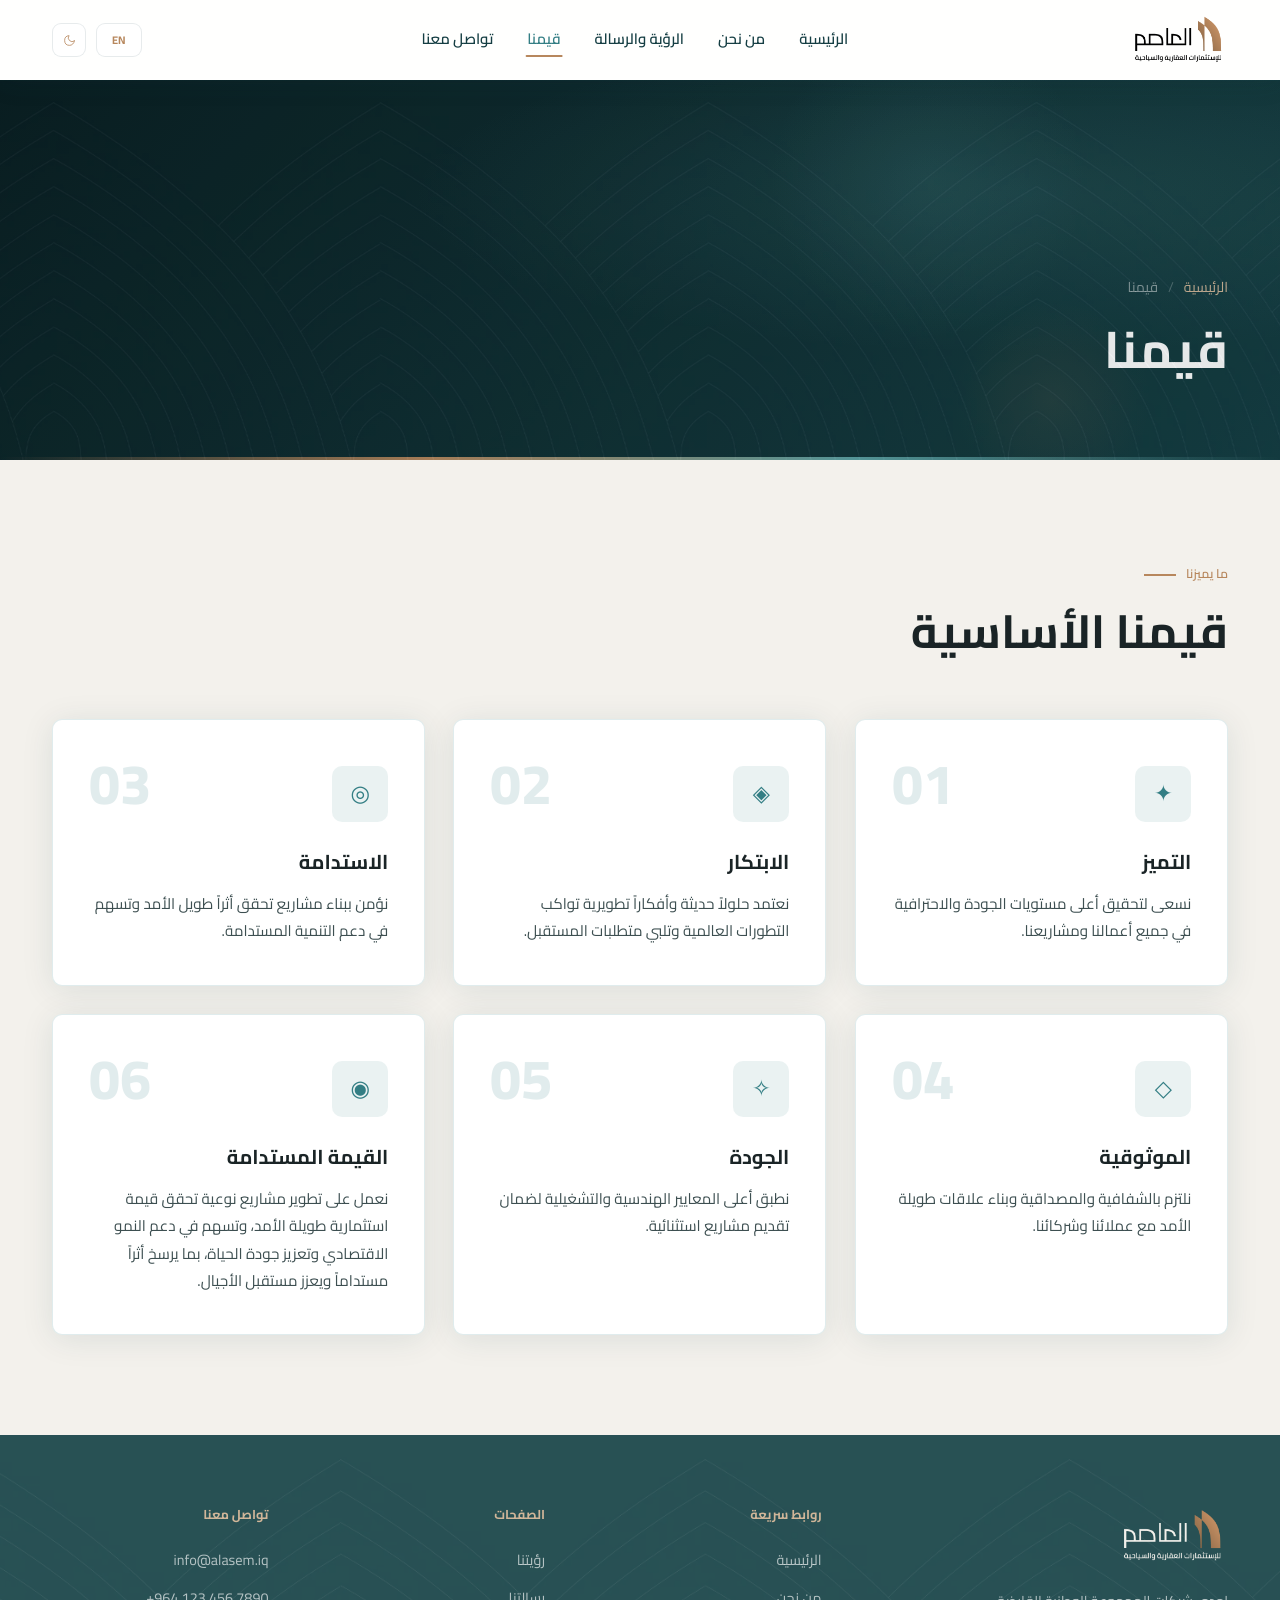
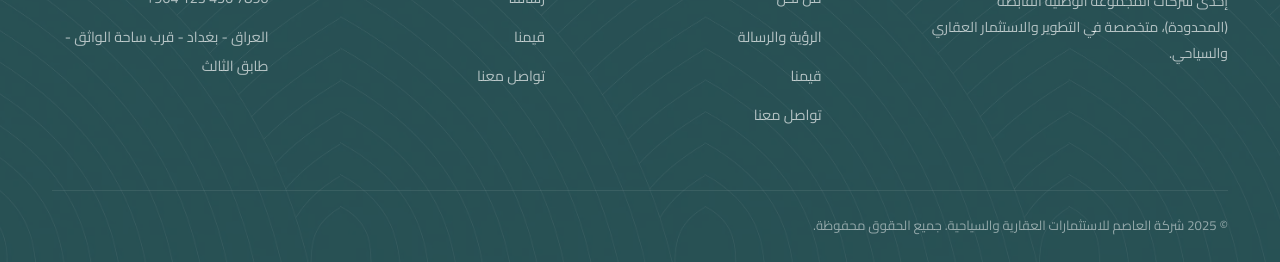
<file: values.html>
<!DOCTYPE html>
<html lang="ar" dir="rtl">
<head>
  <meta charset="UTF-8" />
  <meta name="viewport" content="width=device-width, initial-scale=1.0" />
  <title>قيمنا — شركة العاصم للاستثمارات العقارية والسياحية</title>
  <link rel="stylesheet" href="style.css" />
  <link rel="preconnect" href="https://fonts.googleapis.com" />
  <link rel="preconnect" href="https://fonts.gstatic.com" crossorigin />
    <link rel="icon" type="image/png" href="icon.png">
  <link href="https://fonts.googleapis.com/css2?family=Cairo:wght@200;300;400;500;600;700;800;900&display=swap" rel="stylesheet" />
</head>
<body>

<!-- ══ HEADER ══ -->
<header class="site-header" id="siteHeader">
  <div class="container">
    <div class="header-inner">
      <a href="index.html" class="logo-link">
        <img src="logo.png" alt="شركة العاصم" class="logo-img"
              />
        <span class="logo-text" style="display:none;">
          <span class="logo-name" data-i18n="footer_company">شركة العاصم</span>
          <span class="logo-sub">للاستثمارات العقارية والسياحية</span>
        </span>
      </a>
      <nav class="main-nav">
        <a href="index.html"   class="nav-link" data-i18n="nav_home">الرئيسية</a>
        <a href="about.html"   class="nav-link" data-i18n="nav_about">من نحن</a>
        <a href="vision.html"  class="nav-link" data-i18n="nav_vision">الرؤية والرسالة</a>
        <a href="values.html"  class="nav-link" data-i18n="nav_values">قيمنا</a>
        <a href="contact.html" class="nav-link" data-i18n="nav_contact">تواصل معنا</a>
      </nav>
      <div class="header-controls">
        <button class="lang-btn" id="langBtn">EN</button>
        <button class="ctrl-btn" id="themeBtn"><svg xmlns="http://www.w3.org/2000/svg" width="18" height="18" viewBox="0 0 24 24" fill="none" stroke="currentColor" stroke-width="1.5" stroke-linecap="round" stroke-linejoin="round"><path d="M21 12.79A9 9 0 1 1 11.21 3 7 7 0 0 0 21 12.79z"/></svg></button>
        <button class="hamburger" id="hamburger"><span></span><span></span><span></span></button>
      </div>
    </div>
  </div>
</header>

<nav class="mobile-menu" id="mobileMenu">
  <a href="index.html"   class="mobile-nav-link" data-i18n="nav_home">الرئيسية</a>
  <a href="about.html"   class="mobile-nav-link" data-i18n="nav_about">من نحن</a>
  <a href="vision.html"  class="mobile-nav-link" data-i18n="nav_vision">الرؤية والرسالة</a>
  <a href="values.html"  class="mobile-nav-link" data-i18n="nav_values">قيمنا</a>
  <a href="contact.html" class="mobile-nav-link" data-i18n="nav_contact">تواصل معنا</a>
</nav>


<!-- ══ INNER HERO ══ -->
<section class="inner-hero">
  <div class="inner-hero-bg"></div>
  <div class="inner-hero-line"></div>

  <!-- Decorative shapes -->
  <div style="position:absolute;inset:0;pointer-events:none;overflow:hidden;">
    <div style="position:absolute;top:-60px;left:60%;width:320px;height:320px;border-radius:50%;
                background:radial-gradient(circle,rgba(93,163,165,0.12) 0%,transparent 70%);"></div>
    <div style="position:absolute;bottom:-40px;right:10%;width:200px;height:200px;border-radius:50%;
                background:radial-gradient(circle,rgba(183,135,93,0.1) 0%,transparent 70%);"></div>
  </div>
  <div class="container">
    <div class="inner-hero-content">
      <div class="inner-hero-breadcrumb">
        <a href="index.html" data-i18n="bc_home">الرئيسية</a>
        <span class="sep">/</span>
        <span data-i18n="nav_values">قيمنا</span>
      </div>
      <h1 class="inner-hero-title" data-i18n="values_page_title">قيمنا</h1>
    </div>
  </div>
</section>


<!-- ══ VALUES FULL ══ -->
<section class="values-full">
  <div class="container">
    <div class="section-head center reveal">
      <p class="eyebrow" data-i18n="values_page_eyebrow">ما يميزنا</p>
      <h2 class="section-title" data-i18n="values_page_h">قيمنا الأساسية</h2>
    </div>

    <div class="values-full-grid">

      <!-- 1. Excellence -->
      <div class="value-card reveal reveal-delay-1">
        <div class="value-card-num">01</div>
        <div class="value-card-icon">✦</div>
        <h3 class="value-card-title" data-i18n="v1_title">التميز</h3>
        <p class="value-card-text" data-i18n="v1_text">
          نسعى لتحقيق أعلى مستويات الجودة والاحترافية في جميع أعمالنا ومشاريعنا.
        </p>
      </div>

      <!-- 2. Innovation -->
      <div class="value-card reveal reveal-delay-2">
        <div class="value-card-num">02</div>
        <div class="value-card-icon">◈</div>
        <h3 class="value-card-title" data-i18n="v2_title">الابتكار</h3>
        <p class="value-card-text" data-i18n="v2_text">
          نعتمد حلولاً حديثة وأفكاراً تطويرية تواكب التطورات العالمية وتلبي متطلبات المستقبل.
        </p>
      </div>

      <!-- 3. Sustainability -->
      <div class="value-card reveal reveal-delay-3">
        <div class="value-card-num">03</div>
        <div class="value-card-icon">◎</div>
        <h3 class="value-card-title" data-i18n="v3_title">الاستدامة</h3>
        <p class="value-card-text" data-i18n="v3_text">
          نؤمن ببناء مشاريع تحقق أثراً طويل الأمد وتسهم في دعم التنمية المستدامة.
        </p>
      </div>

      <!-- 4. Reliability -->
      <div class="value-card reveal reveal-delay-1">
        <div class="value-card-num">04</div>
        <div class="value-card-icon">◇</div>
        <h3 class="value-card-title" data-i18n="v4_title">الموثوقية</h3>
        <p class="value-card-text" data-i18n="v4_text">
          نلتزم بالشفافية والمصداقية وبناء علاقات طويلة الأمد مع عملائنا وشركائنا.
        </p>
      </div>

      <!-- 5. Quality -->
      <div class="value-card reveal reveal-delay-2">
        <div class="value-card-num">05</div>
        <div class="value-card-icon">✧</div>
        <h3 class="value-card-title" data-i18n="v5_title">الجودة</h3>
        <p class="value-card-text" data-i18n="v5_text">
          نطبق أعلى المعايير الهندسية والتشغيلية لضمان تقديم مشاريع استثنائية.
        </p>
      </div>

      <!-- 6. Sustainable Value -->
      <div class="value-card reveal reveal-delay-3">
        <div class="value-card-num">06</div>
        <div class="value-card-icon">◉</div>
        <h3 class="value-card-title" data-i18n="v6_title">القيمة المستدامة</h3>
        <p class="value-card-text" data-i18n="v6_text">
          نعمل على تطوير مشاريع نوعية تحقق قيمة استثمارية طويلة الأمد، وتسهم في دعم النمو الاقتصادي وتعزيز جودة الحياة، بما يرسخ أثراً مستداماً ويعزز مستقبل الأجيال.
        </p>
      </div>

    </div>
  </div>
</section>


<!-- ══ FOOTER ══ -->
<footer class="site-footer">
  <div class="container">
    <div class="footer-grid">
      <div class="footer-brand">
        <div class="footer-logo">
          <img src="logo.png" alt="شركة العاصم" class="footer-logo-img"
               onerror="this.style.display='none';" />
        
        </div>
        <p class="footer-desc" data-i18n="footer_desc">
          إحدى شركات المجموعة الوطنية القابضة (المحدودة)، متخصصة في التطوير والاستثمار العقاري والسياحي.
        </p>
      </div>
      <div>
        <h4 class="footer-col-title" data-i18n="footer_links">روابط سريعة</h4>
        <ul class="footer-links">
          <li><a href="index.html"   class="footer-link" data-i18n="nav_home">الرئيسية</a></li>
          <li><a href="about.html"   class="footer-link" data-i18n="nav_about">من نحن</a></li>
          <li><a href="vision.html"  class="footer-link" data-i18n="nav_vision">الرؤية والرسالة</a></li>
          <li><a href="values.html"  class="footer-link" data-i18n="nav_values">قيمنا</a></li>
          <li><a href="contact.html" class="footer-link" data-i18n="nav_contact">تواصل معنا</a></li>
        </ul>
      </div>
      <div>
        <h4 class="footer-col-title" data-i18n="footer_pages">الصفحات</h4>
        <ul class="footer-links">
          <li><a href="vision.html"  class="footer-link" data-i18n="vision_title">رؤيتنا</a></li>
          <li><a href="vision.html"  class="footer-link" data-i18n="mission_title">رسالتنا</a></li>
          <li><a href="values.html"  class="footer-link" data-i18n="nav_values">قيمنا</a></li>
          <li><a href="contact.html" class="footer-link" data-i18n="nav_contact">تواصل معنا</a></li>
        </ul>
      </div>

      <!-- Contact Info -->
      <div>
        <h4 class="footer-col-title" data-i18n="footer_contact">تواصل معنا</h4>
        <ul class="footer-links">
          <li><a href="mailto:info@alasem.iq" class="footer-link" dir="ltr">info@alasem.iq</a></li>
          <li><a href="tel:+9641234567890" class="footer-link" dir="ltr">+964 123 456 7890</a></li>
          <li><span class="footer-link" data-i18n="contact_location_value">العراق - بغداد - قرب ساحة الواثق</span></li>
        </ul>
      </div>

    </div>
    <div class="footer-bottom">
      <span data-i18n="footer_copy">© 2025 شركة العاصم للاستثمارات العقارية والسياحية. جميع الحقوق محفوظة.</span>
 
    </div>
  </div>
</footer>

<script src="main.js"></script>
</body>
</html>
</file>
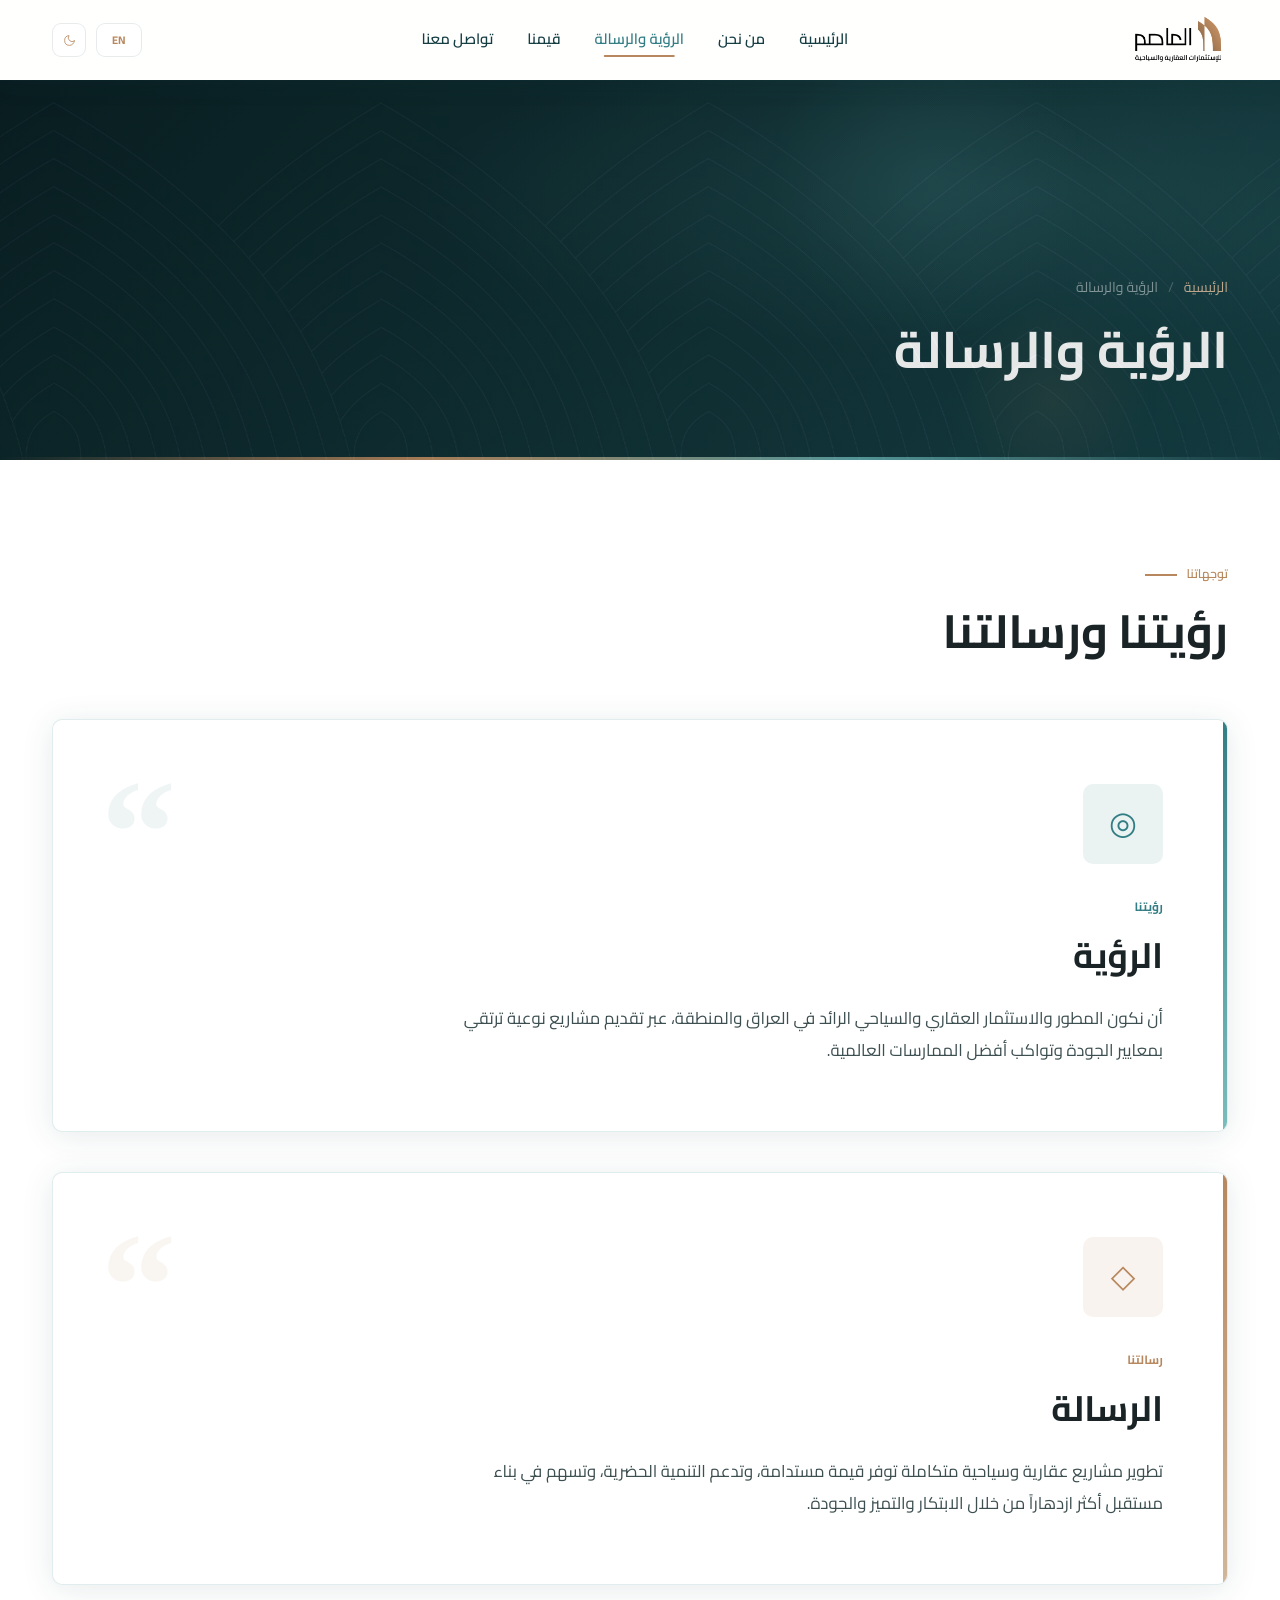
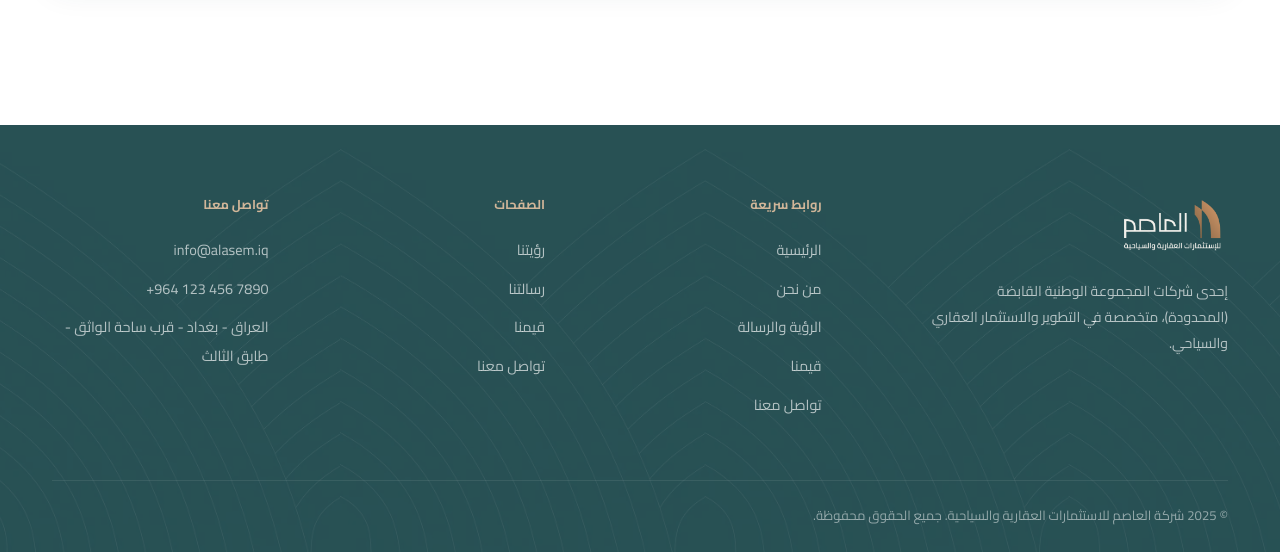
<file: vision.html>
<!DOCTYPE html>
<html lang="ar" dir="rtl">
<head>
  <meta charset="UTF-8" />
  <meta name="viewport" content="width=device-width, initial-scale=1.0" />
  <title>الرؤية والرسالة — شركة العاصم للاستثمارات العقارية والسياحية</title>
  <link rel="stylesheet" href="style.css" />
  <link rel="preconnect" href="https://fonts.googleapis.com" />
    <link rel="icon" type="image/png" href="icon.png">
  <link rel="preconnect" href="https://fonts.gstatic.com" crossorigin />
  <link href="https://fonts.googleapis.com/css2?family=Cairo:wght@200;300;400;500;600;700;800;900&display=swap" rel="stylesheet" />
</head>
<body>

<!-- ══ HEADER ══ -->
<header class="site-header" id="siteHeader">
  <div class="container">
    <div class="header-inner">
      <a href="index.html" class="logo-link">
        <img src="logo.png" alt="شركة العاصم" class="logo-img"
              />
        <span class="logo-text" style="display:none;">
          <span class="logo-name" data-i18n="footer_company">شركة العاصم</span>
          <span class="logo-sub">للاستثمارات العقارية والسياحية</span>
        </span>
      </a>
      <nav class="main-nav">
        <a href="index.html"   class="nav-link" data-i18n="nav_home">الرئيسية</a>
        <a href="about.html"   class="nav-link" data-i18n="nav_about">من نحن</a>
        <a href="vision.html"  class="nav-link" data-i18n="nav_vision">الرؤية والرسالة</a>
        <a href="values.html"  class="nav-link" data-i18n="nav_values">قيمنا</a>
        <a href="contact.html" class="nav-link" data-i18n="nav_contact">تواصل معنا</a>
      </nav>
      <div class="header-controls">
        <button class="lang-btn" id="langBtn">EN</button>
        <button class="ctrl-btn" id="themeBtn"><svg xmlns="http://www.w3.org/2000/svg" width="18" height="18" viewBox="0 0 24 24" fill="none" stroke="currentColor" stroke-width="1.5" stroke-linecap="round" stroke-linejoin="round"><path d="M21 12.79A9 9 0 1 1 11.21 3 7 7 0 0 0 21 12.79z"/></svg></button>
        <button class="hamburger" id="hamburger"><span></span><span></span><span></span></button>
      </div>
    </div>
  </div>
</header>

<nav class="mobile-menu" id="mobileMenu">
  <a href="index.html"   class="mobile-nav-link" data-i18n="nav_home">الرئيسية</a>
  <a href="about.html"   class="mobile-nav-link" data-i18n="nav_about">من نحن</a>
  <a href="vision.html"  class="mobile-nav-link" data-i18n="nav_vision">الرؤية والرسالة</a>
  <a href="values.html"  class="mobile-nav-link" data-i18n="nav_values">قيمنا</a>
  <a href="contact.html" class="mobile-nav-link" data-i18n="nav_contact">تواصل معنا</a>
</nav>


<!-- ══ INNER HERO ══ -->
<section class="inner-hero">
  <div class="inner-hero-bg"></div>
  <div class="inner-hero-line"></div>

  <!-- Decorative shapes -->
  <div style="position:absolute;inset:0;pointer-events:none;overflow:hidden;">
    <div style="position:absolute;top:-60px;left:60%;width:320px;height:320px;border-radius:50%;
                background:radial-gradient(circle,rgba(93,163,165,0.12) 0%,transparent 70%);"></div>
    <div style="position:absolute;bottom:-40px;right:10%;width:200px;height:200px;border-radius:50%;
                background:radial-gradient(circle,rgba(183,135,93,0.1) 0%,transparent 70%);"></div>
  </div>
  <div class="container">
    <div class="inner-hero-content">
      <div class="inner-hero-breadcrumb">
        <a href="index.html" data-i18n="bc_home">الرئيسية</a>
        <span class="sep">/</span>
        <span data-i18n="nav_vision">الرؤية والرسالة</span>
      </div>
      <h1 class="inner-hero-title" data-i18n="vision_page_title">الرؤية والرسالة</h1>
    </div>
  </div>
</section>


<!-- ══ VISION & MISSION FULL ══ -->
<section class="vision-full">
  <div class="container">
    <div class="section-head reveal">
      <p class="eyebrow" data-i18n="vision_page_eyebrow">توجهاتنا</p>
      <h2 class="section-title" data-i18n="vision_page_title_h">رؤيتنا ورسالتنا</h2>
    </div>

    <!-- Vision Card -->
    <div class="vm-full-card vision-card reveal">
      <div class="vm-full-icon">◎</div>
      <p class="vm-full-label" data-i18n="vision_label">رؤيتنا</p>
      <h2 class="vm-full-title" data-i18n="vision_heading">الرؤية</h2>
      <p class="vm-full-text" data-i18n="vision_full">
        أن نكون المطور والاستثمار العقاري والسياحي الرائد في العراق والمنطقة، عبر تقديم مشاريع نوعية ترتقي بمعايير الجودة وتواكب أفضل الممارسات العالمية.
      </p>
    </div>

    <!-- Mission Card -->
    <div class="vm-full-card mission-card reveal reveal-delay-2">
      <div class="vm-full-icon">◇</div>
      <p class="vm-full-label" data-i18n="mission_label">رسالتنا</p>
      <h2 class="vm-full-title" data-i18n="mission_heading">الرسالة</h2>
      <p class="vm-full-text" data-i18n="mission_full">
        تطوير مشاريع عقارية وسياحية متكاملة توفر قيمة مستدامة، وتدعم التنمية الحضرية، وتسهم في بناء مستقبل أكثر ازدهاراً من خلال الابتكار والتميز والجودة.
      </p>
    </div>

  </div>
</section>
<footer class="site-footer">
  <div class="container">
    <div class="footer-grid">
      <div class="footer-brand">
        <div class="footer-logo">
          <img src="logo.png" alt="شركة العاصم" class="footer-logo-img"
               onerror="this.style.display='none';" />
      
        </div>
        <p class="footer-desc" data-i18n="footer_desc">
          إحدى شركات المجموعة الوطنية القابضة (المحدودة)، متخصصة في التطوير والاستثمار العقاري والسياحي.
        </p>
      </div>
      <div>
        <h4 class="footer-col-title" data-i18n="footer_links">روابط سريعة</h4>
        <ul class="footer-links">
          <li><a href="index.html"   class="footer-link" data-i18n="nav_home">الرئيسية</a></li>
          <li><a href="about.html"   class="footer-link" data-i18n="nav_about">من نحن</a></li>
          <li><a href="vision.html"  class="footer-link" data-i18n="nav_vision">الرؤية والرسالة</a></li>
          <li><a href="values.html"  class="footer-link" data-i18n="nav_values">قيمنا</a></li>
          <li><a href="contact.html" class="footer-link" data-i18n="nav_contact">تواصل معنا</a></li>
        </ul>
      </div>
      <div>
        <h4 class="footer-col-title" data-i18n="footer_pages">الصفحات</h4>
        <ul class="footer-links">
          <li><a href="vision.html"  class="footer-link" data-i18n="vision_title">رؤيتنا</a></li>
          <li><a href="vision.html"  class="footer-link" data-i18n="mission_title">رسالتنا</a></li>
          <li><a href="values.html"  class="footer-link" data-i18n="nav_values">قيمنا</a></li>
          <li><a href="contact.html" class="footer-link" data-i18n="nav_contact">تواصل معنا</a></li>
        </ul>
      </div>

      <!-- Contact Info -->
      <div>
        <h4 class="footer-col-title" data-i18n="footer_contact">تواصل معنا</h4>
        <ul class="footer-links">
          <li><a href="mailto:info@alasem.iq" class="footer-link" dir="ltr">info@alasem.iq</a></li>
          <li><a href="tel:+9641234567890" class="footer-link" dir="ltr">+964 123 456 7890</a></li>
          <li><span class="footer-link" data-i18n="contact_location_value">العراق - بغداد - قرب ساحة الواثق</span></li>
        </ul>
      </div>

    </div>
    <div class="footer-bottom">
      <span data-i18n="footer_copy">© 2025 شركة العاصم للاستثمارات العقارية والسياحية. جميع الحقوق محفوظة.</span>

    </div>
  </div>
</footer>

<script src="main.js"></script>
</body>
</html>
</file>
<file: style.css>
/* ============================================================
   AL-ASIM CORPORATE WEBSITE — style.css
   ============================================================ */

/* ── Google Fonts ── */
@import url('https://fonts.googleapis.com/css2?family=Cairo:wght@200;300;400;500;600;700;800;900&display=swap');

/* ── CSS Variables ── */
:root {
  --primary:        #337E84;
  --primary-light:  #5DA3A5;
  --primary-soft:   #7ABDBC;
  --dark:           #153E43;
  --dark-2:         #285155;
  --gold:           #B7875D;
  --gold-light:     #D1B699;
  --gold-deep:      #594133;
  --muted:          #9F9F9F;
  --muted-light:    #CFD0D0;
  --bg:             #F3F1EC;
  --surface:        #FFFFFF;
  --surface-2:      #FAFAF8;
  --text:           #1A2426;
  --text-2:         #3D4F51;
  --white:          #FFFFFF;
  --border:         rgba(51,126,132,0.15);
  --shadow:         0 4px 32px rgba(21,62,67,0.10);
  --shadow-lg:      0 12px 60px rgba(21,62,67,0.18);
  --radius:         8px;
  --radius-lg:      10px;
  --transition:     0.35s cubic-bezier(0.4,0,0.2,1);

  /* Fonts */
  --font: 'Cairo', sans-serif;
}

/* ── Dark Mode Variables ── */
body.dark-mode {
  --bg:       #0E2629;
  --surface:  #152E32;
  --surface-2:#1A3A3F;
  --text:     #E8E4DD;
  --text-2:   #A8B5B7;
  --border:   rgba(93,163,165,0.18);
  --shadow:   0 4px 32px rgba(0,0,0,0.35);
  --shadow-lg:0 12px 60px rgba(0,0,0,0.50);
}

/* ── Reset ── */
*, *::before, *::after { box-sizing: border-box; margin: 0; padding: 0; }
html {
  scroll-behavior: smooth;
  -webkit-text-size-adjust: 100%;
  text-size-adjust: 100%;
}
html,
body,
button,
input,
textarea,
select,
a,
p,
span,
h1, h2, h3, h4, h5, h6,
li,
label {
  font-family: 'Cairo', Arial, sans-serif;
}
body {
  font-family: 'Cairo', Arial, sans-serif;
  font-weight: 400;
  background: var(--bg);
  color: var(--text);
  line-height: 1.8;
  transition: background var(--transition), color var(--transition);
  overflow-x: hidden;
  -webkit-font-smoothing: antialiased;
  -moz-osx-font-smoothing: grayscale;
  text-rendering: geometricPrecision;
}
img { display: block; max-width: 100%; }
a  { text-decoration: none; color: inherit; }
ul { list-style: none; }
button { cursor: pointer; border: none; background: none; font-family: 'Cairo', sans-serif; }

/* ── Typography ── */
h1, h2, h3, h4, h5, h6 { line-height: 1.3; font-weight: 700; font-family: 'Cairo', Arial, sans-serif; }

/* ── iOS/retina text rendering protection ──
   backface-visibility: hidden prevents Safari from blurring text
   inside GPU-composited layers (triggered by transforms on parents). */
.eyebrow,
.section-title,
.section-desc,
.hero-title,
.hero-subtitle,
.inner-hero-title,
.inner-hero-breadcrumb,
.footer-desc,
.nav-link,
.about-link,
.vm-card-title,
.vm-card-text,
.vm-full-title,
.vm-full-text,
.value-card-title,
.value-card-text {
  -webkit-font-smoothing: antialiased;
  backface-visibility: hidden;
  -webkit-backface-visibility: hidden;
}

/* ── Container ── */
.container {
  width: 100%;
  max-width: 1240px;
  margin: 0 auto;
  padding: 0 32px;
}
@media (max-width: 768px) { .container { padding: 0 20px; } }

/* ── Eyebrow Label ── */
.eyebrow {
  display: inline-flex;
  align-items: center;
  gap: 10px;
  font-size: 0.78rem;
  font-weight: 600;
  text-transform: uppercase;
  color: var(--gold);
  margin-bottom: 16px;
}
html[dir="ltr"] .eyebrow { letter-spacing: 0.16em; }
html[dir="rtl"] .eyebrow { letter-spacing: 0; }
.eyebrow::before {
  content: '';
  display: block;
  width: 32px;
  height: 2px;
  background: var(--gold);
  flex-shrink: 0;
}
[dir="rtl"] .eyebrow { flex-direction: row-reverse; }

/* ── Section Titles ── */
.section-title {
  font-size: clamp(1.9rem, 4vw, 2.9rem);
  color: var(--text);
  margin-bottom: 18px;
}
.section-desc {
  font-size: 1.05rem;
  color: var(--text-2);
  max-width: 640px;
  line-height: 1.85;
}
.section-head { margin-bottom: 56px; }
.section-head.center { text-align: center; }
.section-head.center .section-desc { margin: 0 auto; }
.section-head.center .eyebrow { justify-content: center; }

/* ── Buttons ── */
.btn {
  display: inline-flex;
  align-items: center;
  gap: 10px;
  padding: 15px 34px;
  border-radius: 6px;
  font-size: 0.95rem;
  font-weight: 600;
  transition: all var(--transition);
  letter-spacing: 0.02em;
}
.btn-primary {
  background: linear-gradient(135deg, var(--primary), var(--dark));
  color: #fff;
  box-shadow: 0 4px 20px rgba(51,126,132,0.35);
}
.btn-primary:hover {
  transform: translateY(-2px);
  box-shadow: 0 8px 32px rgba(51,126,132,0.50);
}
.btn-ghost {
  border: 1.5px solid var(--gold);
  color: var(--gold);
  background: transparent;
}
.btn-ghost:hover {
  background: var(--gold);
  color: #fff;
  transform: translateY(-2px);
}
.btn-white {
  background: #fff;
  color: var(--dark);
  box-shadow: 0 4px 16px rgba(0,0,0,0.12);
}
.btn-white:hover { transform: translateY(-2px); box-shadow: 0 8px 28px rgba(0,0,0,0.18); }

/* ============================================================
   HEADER
   ============================================================ */
.site-header {
  position: fixed;
  top: 0; left: 0; right: 0;
  z-index: 1000;
  padding: 0;
  transition: background var(--transition), box-shadow var(--transition);
}
.site-header.scrolled {
  background: rgba(255,255,255,0.94);
  backdrop-filter: blur(20px);
  -webkit-backdrop-filter: blur(20px);
  box-shadow: 0 1px 0 rgba(21,62,67,0.08), 0 4px 24px rgba(21,62,67,0.10);
}
body.dark-mode .site-header.scrolled {
  background: rgba(21,49,54,0.96);
  backdrop-filter: blur(20px);
  -webkit-backdrop-filter: blur(20px);
  box-shadow: 0 1px 0 rgba(93,163,165,0.12), 0 4px 24px rgba(0,0,0,0.28);
}
.site-header .header-inner {
  display: flex;
  align-items: center;
  justify-content: space-between;
  height: 80px;
  gap: 24px;
}
.logo-link { flex-shrink: 0; }
.logo-img { height: 52px; width: auto; object-fit: contain; display: block; }
.logo-text {
  display: flex;
  flex-direction: column;
  line-height: 1.2;
}
.logo-text .logo-name {
  font-size: 1rem;
  font-weight: 700;
  color: var(--white);
  transition: color var(--transition);
}
.logo-text .logo-sub {
  font-size: 0.68rem;
  color: var(--gold-light);
  letter-spacing: 0.05em;
}
.site-header.scrolled .logo-name { color: var(--dark); }
.site-header.scrolled .logo-sub  { color: var(--gold); }
body.dark-mode .site-header.scrolled .logo-name { color: var(--text); }


#a{
  text-align: center;
}
#q { flex-direction: row; }


/* Nav */
.main-nav { display: flex; align-items: center; gap: 6px; }
.nav-link {
  padding: 8px 14px;
  border-radius: 6px;
  font-size: 0.93rem;
  font-weight: 600;
  color: rgba(255,255,255,0.85);
  transition: all var(--transition);
  position: relative;
}
.nav-link::after {
  content: '';
  position: absolute;
  bottom: 4px; left: 50%; transform: translateX(-50%);
  width: 0; height: 2px;
  background: var(--gold);
  border-radius: 2px;
  transition: width var(--transition);
}
.nav-link:hover::after, .nav-link.active::after { width: 60%; }
.nav-link:hover, .nav-link.active { color: #fff; }
.site-header.scrolled .nav-link { color: var(--dark); }
.site-header.scrolled .nav-link:hover,
.site-header.scrolled .nav-link.active { color: var(--primary); }
body.dark-mode .site-header.scrolled .nav-link { color: var(--text-2); }
body.dark-mode .site-header.scrolled .nav-link:hover,
body.dark-mode .site-header.scrolled .nav-link.active { color: var(--primary-soft); }

/* Header Controls */
.header-controls { display: flex; align-items: center; gap: 10px; }
.ctrl-btn {
  width: 40px; height: 40px;
  border-radius: 50%;
  display: flex; align-items: center; justify-content: center;
  font-size: 1rem;
  color: rgba(255,255,255,0.85);
  background: rgba(255,255,255,0.10);
  transition: all var(--transition);
  border: 1px solid rgba(255,255,255,0.15);
}
.ctrl-btn:hover { background: rgba(255,255,255,0.22); color: #fff; }
.site-header.scrolled .ctrl-btn {
  color: var(--dark);
  background: rgba(21,62,67,0.06);
  border-color: rgba(21,62,67,0.14);
}
body.dark-mode .site-header.scrolled .ctrl-btn {
  color: var(--text-2);
  background: rgba(255,255,255,0.08);
  border-color: rgba(93,163,165,0.2);
}
.site-header.scrolled .ctrl-btn:hover { background: var(--primary); color: #fff; border-color: var(--primary); }

/* ── Shared Header Action Buttons (theme + lang) ── */
#themeBtn,
.lang-btn {
  width: 34px;
  height: 34px;
  border-radius: 9px;
  padding: 0;
  background: rgba(255,255,255,0.10);
  border: 1px solid rgba(255,255,255,0.12);
  backdrop-filter: blur(10px);
  -webkit-backdrop-filter: blur(10px);
  color: rgba(255,255,255,0.88);
  display: flex;
  align-items: center;
  justify-content: center;
  transition: background 0.3s ease, border-color 0.3s ease, color 0.3s ease;
}
#themeBtn:hover,
.lang-btn:hover {
  background: rgba(255,255,255,0.20);
  border-color: rgba(255,255,255,0.22);
}

.site-header.scrolled #themeBtn,
.site-header.scrolled .lang-btn {
  background: rgba(255,255,255,0.72);
  border-color: rgba(21,62,67,0.10);
  color: #B7875D;
}
.site-header.scrolled #themeBtn:hover,
.site-header.scrolled .lang-btn:hover {
  background: rgba(255,255,255,0.90);
  color: #9A6840;
}

body.dark-mode .site-header.scrolled #themeBtn,
body.dark-mode .site-header.scrolled .lang-btn {
  background: rgba(255,255,255,0.06);
  border-color: rgba(93,163,165,0.20);
  color: #D4A96A;
}
body.dark-mode .site-header.scrolled #themeBtn:hover,
body.dark-mode .site-header.scrolled .lang-btn:hover {
  background: rgba(255,255,255,0.10);
  color: #E8C99A;
}

/* themeBtn-specific */
#themeBtn { font-size: 0; }
#themeBtn svg { width: 13px; height: 13px; transition: transform 0.3s ease; }
#themeBtn:hover svg { transform: rotate(15deg); }

/* lang-btn-specific */
.lang-btn {
  width: auto;
  min-width: 46px;
  padding: 0 10px;
  font-size: 0.6875rem;
  font-weight: 700;
  letter-spacing: 0.025em;
}

/* Hamburger */
.hamburger {
  display: none;
  flex-direction: column;
  gap: 5px;
  width: 40px; height: 40px;
  align-items: center; justify-content: center;
  border-radius: 6px;
  background: rgba(255,255,255,0.10);
  border: 1px solid rgba(255,255,255,0.15);
}
.hamburger span {
  display: block;
  width: 22px; height: 2px;
  background: #fff;
  border-radius: 2px;
  transition: all var(--transition);
}
.site-header.scrolled .hamburger { border-color: rgba(21,62,67,0.14); background: rgba(21,62,67,0.06); }
.site-header.scrolled .hamburger span { background: var(--dark); }
body.dark-mode .site-header.scrolled .hamburger { border-color: rgba(93,163,165,0.2); background: rgba(255,255,255,0.08); }
body.dark-mode .site-header.scrolled .hamburger span { background: var(--text-2); }
.hamburger.open span:nth-child(1) { transform: translateY(7px) rotate(45deg); }
.hamburger.open span:nth-child(2) { opacity: 0; }
.hamburger.open span:nth-child(3) { transform: translateY(-7px) rotate(-45deg); }

/* Mobile Menu */
.mobile-menu {
  display: none;
  position: fixed;
  inset: 80px 0 0 0;
  background: var(--surface);
  z-index: 999;
  padding: 32px 24px;
  flex-direction: column;
  gap: 8px;
  transform: translateX(100%);
  transition: transform var(--transition);
}
[dir="rtl"] .mobile-menu { transform: translateX(-100%); }
.mobile-menu.open {
  display: flex;
  transform: translateX(0);
}
.mobile-nav-link {
  padding: 14px 20px;
  border-radius: 8px;
  font-size: 1.1rem;
  font-weight: 600;
  color: var(--text);
  background: var(--surface-2);
  border: 1px solid var(--border);
  transition: all var(--transition);
}
.mobile-nav-link:hover, .mobile-nav-link.active {
  background: var(--primary);
  color: #fff;
  border-color: var(--primary);
}
.mobile-controls {
  margin-top: auto;
  display: flex;
  gap: 12px;
  padding-top: 24px;
  border-top: 1px solid var(--border);
}

/* ============================================================
   HERO
   ============================================================ */
.hero {
  min-height: 100vh;
  display: flex;
  align-items: center;
  position: relative;
  overflow: hidden;
}
.hero-bg {
  position: absolute;
  inset: 0;
  background:
    linear-gradient(to bottom, rgba(0, 0, 0, 0.375) 0%, rgba(0, 0, 0, 0.375) 100%),
    url('hero.avif') 90% center/cover no-repeat;
}
.hero-bg::after {
  content: '';
  position: absolute;
  inset: 0;
  background:
    linear-gradient(to bottom, rgba(0, 0, 0, 0.615) 0%, rgba(0, 0, 0, 0.615) 100%),
    url('heroD.avif') 90% center/cover no-repeat;
  opacity: 0;
  transition: opacity 0.6s ease;
}
body.dark-mode .hero-bg::after {
  opacity: 1;
}
.hero-grid {
  position: absolute;
  inset: 0;
  background-image:
    linear-gradient(rgba(93,163,165,0.06) 1px, transparent 1px),
    linear-gradient(90deg, rgba(93,163,165,0.06) 1px, transparent 1px);
  background-size: 60px 60px;
}
.hero-shapes {
  position: absolute;
  inset: 0;
  pointer-events: none;
}
.hero-shape {
  position: absolute;
  border-radius: 50%;
  filter: blur(60px);
  opacity: 0.25;
}
.hero-shape-1 {
  width: 500px; height: 500px;
  background: var(--primary-light);
  top: -150px; right: -100px;
}
.hero-shape-2 {
  width: 350px; height: 350px;
  background: var(--gold);
  bottom: -80px; left: -80px;
}
.hero-shape-3 {
  width: 250px; height: 250px;
  background: var(--primary-soft);
  bottom: 100px; right: 200px;
  opacity: 0.15;
}
/* Geometric decorative lines */
.hero-deco {
  position: absolute;
  inset: 0;
  pointer-events: none;
  overflow: hidden;
  
}
.hero-deco::before {
  content: '';
  position: absolute;
  top: 0; right: 10%;
  width: 1px;
  height: 100%;
  background: linear-gradient(to bottom, transparent, rgba(183,135,93,0.3), transparent);
}
.hero-deco::after {
  content: '';
  position: absolute;
  top: 30%; left: 0; right: 0;
  height: 1px;
  background: linear-gradient(to right, transparent, rgba(93,163,165,0.2), transparent);
}

.hero-content {
  position: relative;
  z-index: 2;
  max-width: 800px;
}
.hero-eyebrow {
  display: inline-flex;
  align-items: center;
  gap: 12px;
  margin-bottom: 28px;
  animation: fadeUp 0.8s ease both;
}
.hero-eyebrow span {
  font-size: 0.75rem;
  text-transform: uppercase;
  color: var(--gold-light);
  font-weight: 600;
}
html[dir="ltr"] .hero-eyebrow span { letter-spacing: 0.2em; }
html[dir="rtl"] .hero-eyebrow span { letter-spacing: 0; }
.hero-eyebrow .eyebrow-line {
  width: 40px; height: 1px;
  background: var(--gold);
}
[dir="rtl"] .hero-eyebrow { flex-direction: row-reverse; }

.hero-title {
  font-size: clamp(2.2rem, 5.5vw, 3.8rem);
  color: #fff;
  margin-bottom: 28px;
  font-weight: 800;
  line-height: 1.25;
  animation: fadeUp 0.8s 0.1s ease both;
}
.hero-title .gold-word { color: var(--gold-light); }

.hero-subtitle {
  font-size: 1.05rem;
  color: rgba(255,255,255,0.72);
  line-height: 1.9;
  margin-bottom: 44px;
  max-width: 680px;
  animation: fadeUp 0.8s 0.2s ease both;
}
.hero-actions .btn-primary {
  background: #337E84;
  border: none;
  box-shadow: none;
  backdrop-filter: none;
}
.hero-actions .btn-primary:hover {
  background: #285155;
  box-shadow: none;
  transform: translateY(-2px);
}
.hero-actions {
  display: flex;
  gap: 16px;
  flex-wrap: wrap;
  animation: fadeUp 0.8s 0.3s ease both;
}

/* Scroll indicator */
.hero-scroll {
  position: absolute;
  bottom: 40px; left: 50%;
  transform: translateX(-50%);
  z-index: 2;
  display: flex;
  flex-direction: column;
  align-items: center;
  gap: 8px;
  animation: fadeUp 1s 0.6s ease both;
}
.hero-scroll span {
  font-size: 0.7rem;
  color: rgba(255,255,255,0.4);
  text-transform: uppercase;
}
html[dir="ltr"] .hero-scroll span { letter-spacing: 0.15em; }
html[dir="rtl"] .hero-scroll span { letter-spacing: 0; }
.scroll-mouse {
  width: 26px; height: 42px;
  border: 1.5px solid rgba(255,255,255,0.25);
  border-radius: 8px;
  position: relative;
}
.scroll-mouse::after {
  content: '';
  position: absolute;
  top: 6px; left: 50%; transform: translateX(-50%);
  width: 4px; height: 4px;
  background: var(--gold);
  border-radius: 50%;
  animation: scrollBall 1.6s ease infinite;
}
@keyframes scrollBall {
  0%   { top: 6px; opacity: 1; }
  80%  { top: 24px; opacity: 0; }
  100% { top: 6px; opacity: 0; }
}

/* ============================================================
   INNER PAGE HERO
   ============================================================ */
.inner-hero {
  min-height: 380px;
  display: flex;
  align-items: flex-end;
  padding-bottom: 64px;
  background: var(--dark);
  position: relative;
  overflow: hidden;
  isolation: isolate;
  margin-top: 80px;
}
.inner-hero::before {
  content: '';
  position: absolute;
  inset: 0;
  background-image: url('patrn/hero-about.avif');
  background-repeat: no-repeat;
  background-position: center;
  background-size: cover;
  opacity: 0.10;
  pointer-events: none;
  z-index: 9;
}
.inner-hero-bg {
  position: absolute;
  inset: 0;
  background:
    radial-gradient(ellipse 80% 70% at 80% 30%, rgba(93,163,165,0.15) 0%, transparent 60%),
    linear-gradient(135deg, #0a1e21 0%, var(--dark) 100%);
}
.inner-hero-line {
  position: absolute;
  bottom: 0; left: 0; right: 0;
  height: 3px;
  background: linear-gradient(to right, transparent, var(--gold), var(--primary-light), transparent);
}
.inner-hero .container { position: relative; z-index: 2; }
.inner-hero-content {
  max-width: 420px;
  margin-left: auto;
  text-align: right;
  padding-top: 40px;
}
[dir="ltr"] .inner-hero-content {
  margin-left: 0;
  margin-right: auto;
  text-align: left;
}
.inner-hero-title {
  font-size: clamp(2rem, 4.5vw, 3.2rem);
  color: #fff;
  margin-bottom: 12px;
}
.inner-hero-breadcrumb {
  display: flex;
  align-items: center;
  gap: 10px;
  font-size: 0.88rem;
  color: rgba(255,255,255,0.5);
  margin-bottom: 16px;
}
.inner-hero-breadcrumb a { color: var(--gold-light); transition: color var(--transition); }
.inner-hero-breadcrumb a:hover { color: var(--gold); }
.inner-hero-breadcrumb .sep { color: rgba(255,255,255,0.25); }








#q{
 text-align:right;
}











/* ============================================================
   SECTIONS — Common
   ============================================================ */
section { padding: 100px 0; }

/* ── About Preview ── */
.about-preview {
  background: var(--surface);
  position: relative;
  overflow: hidden;
  isolation: isolate;
}
.about-preview::before {
  content: '';
  position: absolute;
  top: 0; right: 0;
  width: 420px; height: 420px;
  border-radius: 50%;
  background: radial-gradient(circle, rgba(51,126,132,0.06) 0%, transparent 70%);
  transform: translate(30%, -30%);
}
.about-preview::after {
  content: '';
  position: absolute;
  inset: 0;
  background-image: url('patrn/pat1.png');
  background-repeat: no-repeat;
  background-position: center;
  background-size: cover;
  opacity: 0.02;
  pointer-events: none;
  z-index: -1;
}
.about-grid {
  display: grid;
  grid-template-columns: 1fr 1fr;
  gap: 80px;
  align-items: center;
}
.about-visual {
  position: relative;
}
.about-visual-inner {
  border-radius: var(--radius-lg);
  overflow: hidden;
  background: linear-gradient(135deg, var(--dark) 0%, var(--dark-2) 100%);
  height: 400px;
  display: flex;
  align-items: center;
  justify-content: center;
  position: relative;
}
.about-visual-inner::before {
  content: '';
  position: absolute;
  inset: 0;
  background:
    radial-gradient(circle at 30% 30%, rgba(93,163,165,0.3) 0%, transparent 55%),
    radial-gradient(circle at 70% 70%, rgba(183,135,93,0.2) 0%, transparent 50%);
}
.about-visual-icon {
  position: relative;
  z-index: 1;
  font-size: 5rem;
  opacity: 0.25;
  color: var(--primary-soft);
}
.about-visual-image {
  width: 100%;
  height: 100%;
  object-fit: cover;
  display: block;
  transition: transform 0.7s cubic-bezier(0.22, 1, 0.36, 1);
  will-change: transform;
}
.about-visual-inner:hover .about-visual-image { transform: scale(1.03); }
.about-visual-overlay {
  position: absolute;
  inset: 0;
 
  pointer-events: none;
}
.about-badge {
  position: absolute;
  bottom: -20px;
  background: linear-gradient(135deg, var(--gold), var(--gold-deep));
  color: #fff;
  padding: 18px 28px;
  border-radius: var(--radius);
  box-shadow: var(--shadow-lg);
  text-align: center;
}
[dir="rtl"] .about-badge { left: -20px; }
[dir="ltr"] .about-badge { right: -20px; }
.about-badge .badge-num { font-size: 1.8rem; font-weight: 700; line-height: 1; }
.about-badge .badge-text { font-size: 0.78rem; opacity: 0.85; margin-top: 4px; }

.about-text .section-desc { margin-bottom: 32px; }
.about-link {
  display: inline-flex;
  align-items: center;
  gap: 8px;
  color: var(--primary);
  font-weight: 600;
  font-size: 0.95rem;
  transition: gap var(--transition);
}
.about-link:hover { gap: 14px; }

/* ── Vision / Mission Cards ── */
.vision-preview { background: var(--bg); }
.vm-grid {
  display: grid;
  grid-template-columns: 1fr 1fr;
  gap: 28px;
}
.vm-card {
  padding: 48px 40px;
  border-radius: var(--radius-lg);
  border: 1px solid var(--border);
  position: relative;
  overflow: hidden;
  isolation: isolate;
  transition: transform var(--transition), box-shadow var(--transition), border-color var(--transition);
  background: var(--surface);
  will-change: transform;
}
.vm-card:hover { transform: translateY(-4px); box-shadow: var(--shadow-lg); border-color: var(--primary-light); }
.vm-card::before {
  content: '';
  position: absolute;
  top: 0; left: 0; right: 0;
  height: 3px;
}
.vm-card.vision::before { background: linear-gradient(to right, var(--primary), var(--primary-soft)); }
.vm-card.mission::before { background: linear-gradient(to right, var(--gold), var(--gold-light)); }
.vm-card.vision::after,
.vm-card.mission::after {
  content: '\201C' !important;
  position: absolute;
  top: 28px;
  left: 36px;
  font-size: 160px;
  font-weight: 900;
  line-height: 1;
  opacity: 0.9;
  pointer-events: none;
  user-select: none;
  z-index: -1;
  font-family: Georgia, 'Times New Roman', serif !important;
  direction: ltr !important;
  unicode-bidi: isolate !important;
  writing-mode: horizontal-tb !important;
  transform: none !important;
  rotate: 0deg !important;
}
.vm-card.vision::after  { color: #e6eff0 !important; }
.vm-card.mission::after { color: #f6f0eb !important; }
html[dir="rtl"] .vm-card.vision::after,
html[dir="rtl"] .vm-card.mission::after { left: 36px; right: auto; }
html[dir="ltr"] .vm-card.vision::after,
html[dir="ltr"] .vm-card.mission::after { right: 36px; left: auto; }
.vm-card-icon {
  width: 64px; height: 64px;
  border-radius: 8px;
  display: flex; align-items: center; justify-content: center;
  font-size: 1.6rem;
  margin-bottom: 28px;
}
.vm-card.vision .vm-card-icon { background: rgba(51,126,132,0.12); color: var(--primary); }
.vm-card.mission .vm-card-icon { background: rgba(183,135,93,0.12); color: var(--gold); }
.vm-card-title {
  font-size: 1.35rem;
  margin-bottom: 16px;
  color: var(--text);
}
.vm-card-text {
  font-size: 0.97rem;
  color: var(--text-2);
  line-height: 1.85;
}
.vm-bg-text {
  position: absolute;
  bottom: -20px; right: 20px;
  font-size: 8rem;
  font-weight: 800;
  color: var(--border);
  line-height: 1;
  pointer-events: none;
  user-select: none;
  transition: color var(--transition);
}
[dir="rtl"] .vm-bg-text { right: auto; left: 20px; }

/* ── Values Preview ── */
.values-preview { background: #FFFFFF; position: relative; overflow: hidden; isolation: isolate; }
.values-preview::before {
  content: '';
  position: absolute;
  inset: 0;
  background:
    radial-gradient(ellipse 60% 60% at 100% 0%, rgba(51,126,132,0.06) 0%, transparent 60%),
    radial-gradient(ellipse 50% 60% at 0% 100%, rgba(183,135,93,0.05) 0%, transparent 55%);
}
.values-preview::after {
  content: '';
  position: absolute;
  inset: 0;
  background-image: url('patrn/pat1.png');
  background-repeat: no-repeat;
  background-position: center;
  background-size: cover;
  opacity: 0.02;
  pointer-events: none;
  z-index: -1;
}
.values-preview .eyebrow { color: var(--gold); display: flex; justify-content: center; }
.values-preview .eyebrow::before { background: var(--gold); }
.values-preview .section-title { color: var(--text); }
.values-grid {
  display: grid;
  grid-template-columns: repeat(3, 1fr);
  gap: 20px;
  position: relative;
}
.value-chip {
  padding: 28px 24px;
  border-radius: var(--radius);
  background: rgba(255,255,255,0.04);
  border: 1px solid rgba(255,255,255,0.08);
  backdrop-filter: blur(12px);
  transition: all var(--transition);
  display: flex;
  align-items: center;
  gap: 16px;
  cursor: default;
}
.value-chip:hover {
  background: rgba(51,126,132,0.18);
  border-color: rgba(93,163,165,0.35);
  transform: translateY(-2px);
}
.value-chip-num {
  font-size: 0.72rem;
  font-weight: 700;
  letter-spacing: 0.12em;
  color: var(--gold);
  opacity: 0.7;
  min-width: 28px;
}
.value-chip-title {
  font-size: 1.05rem;
  font-weight: 600;
  color: #fff;
}
.values-preview .value-chip {
  flex-direction: column;
  align-items: flex-start;
  justify-content: flex-start;
  gap: 0;
  padding: 28px 32px;
  border-radius: 8px;
  background: #ffffff;
  border: 1px solid rgba(40,81,85,0.10);
  border-top: 3px solid var(--primary);
  box-shadow: 0 12px 28px rgba(21,62,67,0.06);
  transition: all var(--transition);
}
.values-preview .value-chip:nth-child(even) {
  border-top-color: var(--gold);
}
.values-preview .value-chip:hover {
  transform: translateY(-3px);
  box-shadow: 0 20px 40px rgba(21,62,67,0.10);
}
.values-preview .value-chip-num {
  font-size: 0.65rem;
  font-weight: 600;
  letter-spacing: 0.18em;
  color: var(--gold);
  opacity: 0.55;
  margin-bottom: 14px;
  min-width: auto;
}
.values-preview .value-chip-title {
  font-size: 1.08rem;
  font-weight: 700;
  color: var(--text);
  line-height: 1.4;
}

/* RTL alignment */
html[dir="rtl"] .values-preview .value-chip {
  text-align: right;
  align-items: flex-start;
}
html[dir="rtl"] .values-preview .value-chip-num,
html[dir="rtl"] .values-preview .value-chip-title {
  text-align: right;
  align-self: flex-start;
}

/* LTR alignment */
html[dir="ltr"] .values-preview .value-chip {
  text-align: left;
  align-items: flex-start;
}
html[dir="ltr"] .values-preview .value-chip-num,
html[dir="ltr"] .values-preview .value-chip-title {
  text-align: left;
  align-self: flex-start;
}

/* Values grid animates as one block — all chips appear simultaneously */
.values-preview .values-grid {
  transition-delay: 0s !important;
}

/* ── CTA Section ── */
.cta-section {
  background: #f3f1ec;
  position: relative;
  overflow: hidden;
  padding: 90px 0;
}
.cta-section::before {
  content: '';
  position: absolute;
  inset: 0;
  background:
    radial-gradient(circle at 80% 50%, rgba(183,135,93,0.07) 0%, transparent 50%),
    radial-gradient(circle at 10% 50%, rgba(51,126,132,0.05) 0%, transparent 50%);
}
.cta-inner {
  position: relative;
  z-index: 1;
  display: flex;
  align-items: center;
  justify-content: space-between;
  gap: 48px;
}
.cta-text .section-title { color: #153E43; margin-bottom: 12px; }
.cta-text .section-desc  { color: #285155; max-width: 500px; }
.cta-actions { display: flex; gap: 16px; flex-wrap: wrap; flex-shrink: 0; }

/* ============================================================
   ABOUT PAGE
   ============================================================ */
.about-full { background: var(--surface); }
.about-full-text p {
  font-size: 1.05rem;
  color: var(--text-2);
  line-height: 1.9;
  margin-bottom: 24px;
}
.about-full-text p:last-child { margin-bottom: 0; }
.strategic-block {
  background: var(--surface);
  border-top: 1px solid var(--border);
  border-bottom: 1px solid var(--border);
  position: relative;
  overflow: hidden;
  isolation: isolate;
}
.strategic-block::before {
  content: '';
  position: absolute;
  inset: 0;
  background:
    radial-gradient(ellipse 65% 90% at 0% 50%, rgba(51,126,132,0.055) 0%, transparent 65%),
    radial-gradient(ellipse 45% 55% at 100% 85%, rgba(183,135,93,0.04) 0%, transparent 55%);
  pointer-events: none;
}
.strategic-inner {
  display: grid;
  grid-template-columns: 0.9fr 1.1fr;
  gap: 0;
  align-items: stretch;
  position: relative;
  z-index: 1;
}
html[dir="rtl"] .strategic-inner { direction: rtl; }
html[dir="ltr"] .strategic-inner { direction: ltr; }
.strategic-inner > div:first-child {
  padding-inline-end: 64px;
  padding-block: 20px;
  display: flex;
  flex-direction: column;
  justify-content: center;
  text-align: right;
  border-inline-end: 1px solid var(--border);
}
html[dir="ltr"] .strategic-inner > div:first-child { text-align: left; }
.strategic-label {
  font-size: clamp(1.9rem, 3.5vw, 2.8rem);
  font-weight: 700;
  color: var(--dark);
  line-height: 1.2;
  letter-spacing: -0.01em;
}
.strategic-divider {
  width: 3px;
  height: 64px;
  background: linear-gradient(to bottom, var(--gold), rgba(183,135,93,0.12));
  margin-block: 28px 0;
  margin-inline: 0 auto;
  border-radius: 2px;
}
.strategic-content {
  padding-inline-start: 64px;
  padding-block: 20px;
  display: flex;
  flex-direction: column;
  justify-content: center;
  text-align: right;
}
html[dir="ltr"] .strategic-content { text-align: left; }
.strategic-content p {
  font-size: 1rem;
  color: var(--text-2);
  line-height: 2;
  margin-bottom: 24px;
  max-width: 580px;
}
.strategic-content p:first-child {
  font-size: 1.06rem;
  color: var(--text);
  font-weight: 500;
}
.strategic-content p:last-child { margin-bottom: 0; }

/* ============================================================
   VISION PAGE
   ============================================================ */
.vision-full { background: var(--surface); }
.vm-full-card {
  padding: 64px;
  border-radius: var(--radius-lg);
  border: 1px solid var(--border);
  will-change: transform;
  box-shadow: var(--shadow);
  margin-bottom: 40px;
  position: relative;
  overflow: hidden;
  isolation: isolate;
  background: var(--surface);
  transition: transform var(--transition), box-shadow var(--transition), border-color var(--transition);
}
.vm-full-card:hover { transform: translateY(-4px); box-shadow: var(--shadow-lg); border-color: rgba(51,126,132,0.28); }

/* Side color bar */
.vm-full-card::before {
  content: '';
  position: absolute;
  top: 0; left: 0;
  width: 4px;
  height: 100%;
  z-index: 1;
}
.vm-full-card.vision-card::before { background: linear-gradient(to bottom, var(--primary), var(--primary-soft)); }
.vm-full-card.mission-card::before { background: linear-gradient(to bottom, var(--gold), var(--gold-light)); }
[dir="rtl"] .vm-full-card::before { left: auto; right: 0; }

/* Decorative quotation mark */
.vm-full-card::after {
  content: '\201C' !important;
  position: absolute;
  top: 38px;
  left: 48px;
  font-size: 150px;
  font-weight: 900;
  line-height: 1;
  opacity: 0.07;
  pointer-events: none;
  user-select: none;
  z-index: -1;
  font-family: Georgia, 'Times New Roman', serif !important;
  direction: ltr !important;
  unicode-bidi: isolate !important;
  writing-mode: horizontal-tb !important;
  transform: none !important;
  rotate: 0deg !important;
}
.vm-full-card.vision-card::after  { color: #337E84; }
.vm-full-card.mission-card::after { color: #B7875D; }
html[dir="rtl"] .vm-full-card::after { top: 38px !important; left: 48px !important; right: auto !important; font-size: 150px !important; line-height: 1 !important; }
html[dir="ltr"] .vm-full-card::after { top: 38px !important; right: 48px !important; left: auto !important; font-size: 150px !important; line-height: 1 !important; }

.vm-full-icon,
.vm-full-label,
.vm-full-title,
.vm-full-text {
  position: relative;
  z-index: 1;
}
.vm-full-icon {
  width: 80px; height: 80px;
  border-radius: 10px;
  display: flex; align-items: center; justify-content: center;
  font-size: 2rem;
  margin-bottom: 32px;
}
.vm-full-card.vision-card .vm-full-icon { background: rgba(51,126,132,0.1); color: var(--primary); }
.vm-full-card.mission-card .vm-full-icon { background: rgba(183,135,93,0.1); color: var(--gold); }
.vm-full-label {
  font-size: 0.75rem;
  text-transform: uppercase;
  font-weight: 700;
  margin-bottom: 16px;
}
html[dir="ltr"] .vm-full-label { letter-spacing: 0.18em; }
html[dir="rtl"] .vm-full-label { letter-spacing: 0; }
.vm-full-card.vision-card .vm-full-label { color: var(--primary); }
.vm-full-card.mission-card .vm-full-label { color: var(--gold); }
.vm-full-title {
  font-size: clamp(1.6rem, 3vw, 2.2rem);
  margin-bottom: 24px;
  color: var(--text);
}
.vm-full-text {
  font-size: 1.05rem;
  color: var(--text-2);
  line-height: 1.9;
  max-width: 720px;
}

/* ============================================================
   VALUES PAGE
   ============================================================ */
.values-full { background: var(--bg); }
.values-full .section-head {
  text-align: right;
  align-items: flex-start;
}
.values-full .section-title,
.values-full .eyebrow {
  text-align: right;
}
.values-full .section-head .eyebrow { justify-content: flex-end; }
[dir="ltr"] .values-full .section-head {
  text-align: left;
  align-items: flex-start;
}
[dir="ltr"] .values-full .section-title,
[dir="ltr"] .values-full .eyebrow {
  text-align: left;
}
[dir="ltr"] .values-full .section-head .eyebrow { justify-content: flex-start; }
.values-full-grid {
  display: grid;
  grid-template-columns: repeat(3, 1fr);
  gap: 28px;
}
.value-card {
  padding: 44px 36px;
  border-radius: var(--radius-lg);
  background: var(--surface);
  border: 1px solid var(--border);
  box-shadow: var(--shadow);
  transition: transform var(--transition), box-shadow var(--transition), border-color var(--transition);
  position: relative;
  overflow: hidden;
  will-change: transform;
}
.value-card:hover {
  transform: translateY(-6px);
  box-shadow: var(--shadow-lg);
  border-color: var(--primary-light);
}
.value-card::after {
  content: '';
  position: absolute;
  bottom: 0; left: 0; right: 0;
  height: 3px;
  background: linear-gradient(to right, var(--primary), var(--gold));
  transform: scaleX(0);
  transition: transform var(--transition);
}
.value-card:hover::after { transform: scaleX(1); }
.value-card-num {
  font-size: 3.5rem;
  font-weight: 800;
  color: var(--border);
  line-height: 1;
  margin-bottom: 20px;
  transition: color var(--transition);
  font-family: 'Cairo', sans-serif;
}
.value-card:hover .value-card-num { color: rgba(51,126,132,0.15); }
.value-card-icon {
  width: 56px; height: 56px;
  border-radius: 10px;
  background: rgba(51,126,132,0.1);
  color: var(--primary);
  display: flex; align-items: center; justify-content: center;
  font-size: 1.4rem;
  margin-bottom: 20px;
  transition: all var(--transition);
}
.value-card:hover .value-card-icon { background: var(--primary); color: #fff; }

/* ── Values page: unified card layout (all screens) ── */
.values-full .value-card {
  position: relative;
  overflow: hidden;
  padding: 46px 36px 40px;
  text-align: right;
}
.values-full .value-card-num {
  position: absolute;
  top: 36px;
  left: 36px;
  right: auto;
  margin-bottom: 0;
}
.values-full .value-card-icon {
  position: relative;
  top: auto;
  right: auto;
  left: auto;
  margin: 0 0 28px auto;
}
html[dir="ltr"] .values-full .value-card {
  text-align: left;
}
html[dir="ltr"] .values-full .value-card-num {
  right: 36px;
  left: auto;
}
html[dir="ltr"] .values-full .value-card-icon {
  margin: 0 auto 28px 0;
}
html[dir="ltr"] .values-full .value-card-title,
html[dir="ltr"] .values-full .value-card-text {
  text-align: left;
}

.value-card-title {
  font-size: 1.25rem;
  font-weight: 700;
  color: var(--text);
  margin-bottom: 14px;
}
.value-card-text {
  font-size: 0.95rem;
  color: var(--text-2);
  line-height: 1.8;
}

/* ============================================================
   CONTACT PAGE
   ============================================================ */
.contact-page { background: var(--bg); padding-bottom: 0; }
.contact-cta-grid {
  display: grid;
  grid-template-columns: repeat(3, 1fr);
  gap: 28px;
  margin-bottom: 60px;
}
.contact-cta-card {
  padding: 48px 36px;
  border-radius: var(--radius-lg);
  background: var(--surface);
  border: 1px solid var(--border);
  box-shadow: var(--shadow);
  text-align: center;
  transition: transform var(--transition), box-shadow var(--transition), border-color var(--transition);
  will-change: transform;
}
.contact-cta-card:hover {
  transform: translateY(-6px);
  box-shadow: var(--shadow-lg);
  border-color: var(--primary-light);
}
.contact-icon {
  width: 72px; height: 72px;
  border-radius: 50%;
  margin: 0 auto 24px;
  display: flex; align-items: center; justify-content: center;
  font-size: 1.8rem;
}
.contact-cta-card:nth-child(1) .contact-icon { background: rgba(51,126,132,0.12); color: var(--primary); }
.contact-cta-card:nth-child(2) .contact-icon { background: rgba(183,135,93,0.12); color: var(--gold); }
.contact-cta-card:nth-child(3) .contact-icon { background: rgba(21,62,67,0.12); color: var(--dark-2); }
.contact-cta-card h3 {
  font-size: 1.15rem;
  color: var(--text);
  margin-bottom: 10px;
}
.contact-cta-card p {
  font-size: 0.9rem;
  color: var(--text-2);
  line-height: 1.7;
}
.contact-direct-wrapper {
  display: flex;
  align-items: stretch;
  justify-content: center;
  gap: 0;
  margin-top: 64px;
  flex-wrap: wrap;
}
.direct-contact-box {
  flex: 1;
  min-width: 300px;
  min-height: 110px;
  display: flex;
  align-items: center;
  gap: 18px;
  padding: 22px 28px;
  border-radius: 10px;
  background: linear-gradient(180deg, rgba(255,255,255,0.88) 0%, rgba(255,255,255,0.72) 100%);
  border: 1px solid rgba(21,62,67,0.08);
  box-shadow: 0 18px 40px rgba(21,62,67,0.06);
  backdrop-filter: blur(12px);
  -webkit-backdrop-filter: blur(12px);
  text-decoration: none;
  transition: transform var(--transition), background var(--transition),
              border-color var(--transition), box-shadow var(--transition), color var(--transition);
  will-change: transform;
}
.direct-contact-box:hover {
  transform: translateY(-6px);
  background: var(--dark-2);
  border-color: transparent;
  box-shadow: 0 24px 48px rgba(21,62,67,0.18);
}
.direct-contact-box:hover .direct-contact-label,
.direct-contact-box:hover .direct-contact-value { color: #fff; }
.direct-contact-box:hover .direct-contact-icon { color: #fff; }
.direct-contact-icon {
  width: 62px; height: 62px;
  border-radius: 10px;
  display: flex; align-items: center; justify-content: center;
  font-size: 1.35rem;
  flex-shrink: 0;
  transition: all 0.35s ease;
}
.phone-box .direct-contact-icon {
  background: rgba(51,126,132,0.12);
  color: var(--primary);
}
.email-box .direct-contact-icon {
  background: rgba(183,135,93,0.12);
  color: var(--gold);
}
.location-box .direct-contact-icon {
  background: rgba(21,62,67,0.10);
  color: var(--dark-2);
}
.direct-contact-box:hover .direct-contact-icon {
  background: rgba(255,255,255,0.14);
}
.direct-contact-content {
  display: flex;
  flex-direction: column;
  gap: 6px;
}
.direct-contact-label {
  font-size: 0.82rem;
  color: var(--text-2);
  font-weight: 600;
  transition: color 0.35s ease;
}
.direct-contact-value {
  font-size: 1.05rem;
  color: var(--text);
  font-weight: 800;
  font-family: 'Cairo', sans-serif;
  transition: color 0.35s ease;
}
.direct-contact-divider {
  width: 1px;
  min-height: 110px;
  align-self: stretch;
  background: linear-gradient(to bottom, transparent, rgba(183,135,93,0.4), transparent);
  flex-shrink: 0;
  margin: 0 28px;
}
body.dark-mode .direct-contact-box {
  background: linear-gradient(180deg, rgba(255,255,255,0.06) 0%, rgba(255,255,255,0.03) 100%);
  border-color: rgba(255,255,255,0.08);
  box-shadow: 0 18px 40px rgba(0,0,0,0.2);
}
body.dark-mode .phone-box .direct-contact-icon { background: rgba(51,126,132,0.2); }
body.dark-mode .email-box .direct-contact-icon { background: rgba(183,135,93,0.2); }
body.dark-mode .location-box .direct-contact-icon { background: rgba(93,163,165,0.15); color: var(--primary-soft); }
body.dark-mode .direct-contact-box:hover {
  background: var(--primary);
  border-color: transparent;
}
.contact-form-area {
  background: var(--surface);
  border-radius: var(--radius-lg);
  border: 1px solid var(--border);
  padding: 56px 64px;
}
.contact-form-title {
  font-size: 1.6rem;
  color: var(--text);
  margin-bottom: 8px;
}
.contact-form-sub {
  color: var(--text-2);
  margin-bottom: 40px;
  font-size: 0.95rem;
}
.form-row {
  display: grid;
  grid-template-columns: 1fr 1fr;
  gap: 20px;
  margin-bottom: 20px;
}
.form-group { display: flex; flex-direction: column; gap: 8px; }
.form-group.full { grid-column: 1 / -1; }
.form-label {
  font-size: 0.85rem;
  font-weight: 600;
  color: var(--text-2);
}
.form-input,
.form-textarea {
  padding: 14px 18px;
  border-radius: 6px;
  border: 1.5px solid var(--border);
  background: var(--surface-2);
  color: var(--text);
  font-family: inherit;
  font-size: 0.95rem;
  transition: border-color var(--transition), box-shadow var(--transition);
  width: 100%;
}
.form-input:focus,
.form-textarea:focus {
  outline: none;
  border-color: var(--primary);
  box-shadow: 0 0 0 3px rgba(51,126,132,0.12);
}
.form-textarea { resize: vertical; min-height: 140px; }
.form-submit { margin-top: 28px; }

/* ============================================================
   CONTACT MAP
   ============================================================ */
.contact-map-section {
  margin-top: 72px;
  padding-top: 0;
}
.map-head {
  text-align: center;
  margin-bottom: 32px;
}
.map-head .eyebrow {
  justify-content: center;
}
.map-title {
  font-size: clamp(1.15rem, 2.2vw, 1.6rem);
  line-height: 1.4;
  color: var(--text);
  font-weight: 700;
  margin-top: 4px;
}
.map-box {
  position: relative;
  overflow: hidden;
  border-radius: 18px;
  border: 1px solid rgba(40,81,85,0.10);
  box-shadow: 0 20px 50px rgba(21,62,67,0.08);
  background: #fff;
}
body.dark-mode .map-box {
  border: 1px solid rgba(93,163,165,0.18);
  background: #07141c;
  /* teal glow ring */
  box-shadow:
    0 0 0 1px rgba(51,126,132,0.12),
    0 20px 60px rgba(0,0,0,0.55),
    0 0 48px rgba(51,126,132,0.10);
}
.contact-map-frame {
  width: 100%;
  height: 420px;
  border: 0;
  display: block;
  filter: saturate(1.1) contrast(1.04);
}
body.dark-mode .contact-map-frame {
  /* invert turns light land → dark navy, then hue-rotate shifts
     leftover colour toward teal/cyan without grayscale destroying it */
  filter:
    invert(0.93)
    hue-rotate(204deg)
    saturate(2.6)
    brightness(0.70)
    contrast(0.88);
}
@media (max-width: 768px) {
  .contact-page { padding-bottom: 0; }
  .contact-map-section { margin-top: 56px; padding-top: 0; }
  .contact-map-frame { height: 300px; }
  .map-box { border-radius: 14px; }
}
@media (max-width: 480px) {
  .contact-map-section { margin-top: 44px; }
}

/* ============================================================
   FOOTER
   ============================================================ */
.site-footer {
  background: #285155;
  color: rgba(255,255,255,0.88);
  padding: 72px 0 0;
  position: relative;
  overflow: hidden;
  isolation: isolate;
}
.site-footer::before {
  content: '';
  position: absolute;
  inset: 0;
  background-image: url('patrn/foterpat.avif');
  background-repeat: no-repeat;
  background-position: center;
  background-size: cover;
  opacity: 0.12;
  pointer-events: none;
  z-index: -1;
}
.site-footer .container {
  position: relative;
  z-index: 2;
}
.footer-grid {
  display: grid;
  grid-template-columns: 1.6fr 1fr 1fr 1fr;
  gap: 60px;
  padding-bottom: 60px;
  border-bottom: 1px solid rgba(255,255,255,0.08);
}
.footer-brand .footer-logo {
  display: flex;
  align-items: center;
  gap: 16px;
  margin-bottom: 24px;
}
.footer-logo-img { height: 58px; width: auto; object-fit: contain; display: block; }
.footer-company-name {
  font-size: 0.95rem;
  font-weight: 600;
  color: rgba(255,255,255,0.88);
  max-width: 200px;
  line-height: 1.5;
}
.footer-desc {
  font-size: 0.88rem;
  line-height: 1.85;
  max-width: 300px;
  color: rgba(255,255,255,0.65);
}
.footer-col-title {
  font-size: 0.8rem;
  text-transform: uppercase;
  font-weight: 700;
  color: var(--gold-light);
  margin-bottom: 22px;
}
html[dir="ltr"] .footer-col-title { letter-spacing: 0.14em; }
html[dir="rtl"] .footer-col-title { letter-spacing: 0; }
.footer-links { display: flex; flex-direction: column; gap: 10px; }
.footer-link {
  font-size: 0.9rem;
  color: rgba(255,255,255,0.65);
  transition: color var(--transition), padding var(--transition);
}
.footer-link:hover { color: var(--primary-soft); padding-right: 4px; }
[dir="ltr"] .footer-link:hover { padding-right: 0; padding-left: 4px; }
.footer-bottom {
  display: flex;
  align-items: center;
  justify-content: space-between;
  padding: 24px 0;
  font-size: 0.82rem;
  color: rgba(255,255,255,0.5);
  gap: 20px;
  flex-wrap: wrap;
}
.footer-bottom a { color: var(--gold-light); transition: color var(--transition); }
.footer-bottom a:hover { color: #fff; }

/* ============================================================
   ANIMATIONS
   ============================================================ */
@keyframes fadeUp {
  from { opacity: 0; transform: translateY(30px); }
  to   { opacity: 1; transform: translateY(0); }
}
.reveal {
  opacity: 0;
  transform: translateY(24px);
  transition:
    opacity 0.9s cubic-bezier(0.22, 1, 0.36, 1),
    transform 0.9s cubic-bezier(0.22, 1, 0.36, 1);
}
.reveal.visible {
  opacity: 1;
  transform: translateY(0);
}
.reveal-delay-1 { transition-delay: 0.12s; }
.reveal-delay-2 { transition-delay: 0.24s; }
.reveal-delay-3 { transition-delay: 0.36s; }
.reveal-delay-4 { transition-delay: 0.48s; }
.reveal-delay-5 { transition-delay: 0.60s; }

@media (prefers-reduced-motion: reduce) {
  .reveal {
    opacity: 1;
    transform: none;
    transition: none;
  }
}

/* ============================================================
   DARK MODE OVERRIDES
   ============================================================ */
body.dark-mode .about-preview,
body.dark-mode .about-full { background: var(--surface); }
body.dark-mode .about-preview::after,
body.dark-mode .values-preview::after {
  background-image: url('patrn/pat1D.png');
}
body.dark-mode .vision-preview,
body.dark-mode .strategic-block,
body.dark-mode .values-full,
body.dark-mode .contact-page { background: var(--bg); }
body.dark-mode .strategic-label { color: var(--text); }
body.dark-mode .strategic-inner > div:first-child { border-inline-end-color: rgba(93,163,165,0.15); }
body.dark-mode .strategic-content p:first-child { color: var(--text); }
body.dark-mode .values-preview { background: var(--dark); }
body.dark-mode .values-preview .eyebrow { color: var(--gold-light); }
body.dark-mode .values-preview .eyebrow::before { background: var(--gold-light); }
body.dark-mode .values-preview .section-title { color: #fff; }
body.dark-mode .values-preview .value-chip {
  background: var(--surface);
  border-color: rgba(93,163,165,0.15);
  border-top-color: var(--primary-light);
  box-shadow: 0 12px 28px rgba(0,0,0,0.24);
}
body.dark-mode .values-preview .value-chip:nth-child(even) {
  border-top-color: var(--gold);
}
body.dark-mode .values-preview .value-chip:hover {
  box-shadow: 0 20px 40px rgba(0,0,0,0.36);
}
body.dark-mode .values-preview .value-chip-title { color: var(--text); }
body.dark-mode .values-preview .value-chip-num { color: var(--gold-light); }
body.dark-mode .cta-section,
html.dark-mode .cta-section {
  background: linear-gradient(135deg, #08181b 0%, #0e2629 45%, #123338 100%) !important;
}
body.dark-mode .cta-section::before,
body.dark-mode .cta-section::after {
  opacity: 0.18 !important;
  filter: blur(80px);
}
body.dark-mode .cta-section .btn-ghost {
  color: rgba(255,255,255,0.82) !important;
  border-color: rgba(255,255,255,0.18) !important;
  background: rgba(255,255,255,0.02);
}
body.dark-mode .cta-section .btn-ghost:hover {
  background: rgba(255,255,255,0.06);
}
body.dark-mode .cta-text .section-title { color: #fff; }
body.dark-mode .cta-text .section-desc  { color: rgba(255,255,255,0.72); }
body.dark-mode .vm-card,
body.dark-mode .value-card,
body.dark-mode .contact-cta-card,
body.dark-mode .contact-form-area { background: var(--surface); }
body.dark-mode .vm-card.vision::after  { color: #e6eff0 !important; opacity: 0.10 !important; }
body.dark-mode .vm-card.mission::after { color: #f6f0eb !important; opacity: 0.10 !important; }
body.dark-mode .form-input,
body.dark-mode .form-textarea { background: var(--bg); }
body.dark-mode .site-footer { background: #081e23; }
body.dark-mode .site-footer::before { background-image: url('patrn/foterpatD.avif'); }

/* ============================================================
   RESPONSIVE
   ============================================================ */
@media (max-width: 1024px) {
  .about-grid { grid-template-columns: 1fr; gap: 48px; }
  .vm-grid { grid-template-columns: 1fr; }
  .values-full-grid { grid-template-columns: repeat(2, 1fr); }
  .values-grid { grid-template-columns: repeat(2, 1fr); }
  .strategic-inner { grid-template-columns: 1fr; }
  .strategic-inner > div:first-child { padding-inline-end: 0; padding-block-end: 40px; border-inline-end: none; border-bottom: 1px solid var(--border); }
  .strategic-content { padding-inline-start: 0; padding-block-start: 40px; }
  .contact-form-area { padding: 40px 36px; }
  .form-row { grid-template-columns: 1fr; }
  .footer-grid { grid-template-columns: 1fr 1fr; }
  .cta-inner { flex-direction: column; text-align: center; }
  .cta-text .section-desc { margin: 0 auto; }
}

@media (max-width: 768px) {
  /* ── Layout ── */
  section { padding: 64px 0; }
  .section-head { margin-bottom: 40px; }
  .section-desc { font-size: 0.95rem; line-height: 1.9; }

  /* ── Header ── */
  .main-nav { display: none; }
  .hamburger { display: flex; }
  .logo-img { height: 46px; }

  /* Compact equal-size header controls */
  .hamburger,
  #themeBtn,
  .lang-btn {
    width: 40px !important;
    height: 40px !important;
    min-width: 40px !important;
    border-radius: 10px !important;
    padding: 0 !important;
    display: inline-flex !important;
    align-items: center !important;
    justify-content: center !important;
    background: rgba(255,255,255,0.14) !important;
    border: 1px solid rgba(255,255,255,0.18) !important;
    backdrop-filter: blur(12px) !important;
    -webkit-backdrop-filter: blur(12px) !important;
    transition: transform 0.25s ease, background 0.25s ease !important;
  }
  .site-header.scrolled .hamburger,
  .site-header.scrolled #themeBtn,
  .site-header.scrolled .lang-btn {
    background: rgba(21,62,67,0.06) !important;
    border-color: rgba(21,62,67,0.12) !important;
  }
  body.dark-mode .site-header.scrolled .hamburger,
  body.dark-mode .site-header.scrolled #themeBtn,
  body.dark-mode .site-header.scrolled .lang-btn {
    background: rgba(255,255,255,0.08) !important;
    border-color: rgba(255,255,255,0.12) !important;
  }
  .hamburger:hover,
  #themeBtn:hover,
  .lang-btn:hover { transform: translateY(-1px) !important; }
  .lang-btn {
    font-size: 0.72rem !important;
    font-weight: 700 !important;
    letter-spacing: 0.03em !important;
  }
  #themeBtn svg { width: 14px !important; height: 14px !important; }
  .header-controls { gap: 8px !important; }

  /* ── Mobile Menu redesign ── */
  .mobile-menu {
    display: flex !important;
    flex-direction: column;
    position: fixed;
    inset: 0;
    z-index: 998;
    padding: 100px 24px 48px;
    background: rgba(255,255,255,0.97);
    backdrop-filter: blur(24px);
    -webkit-backdrop-filter: blur(24px);
    transform: translateY(-100%) !important;
    opacity: 0;
    visibility: hidden;
    transition: transform 0.45s cubic-bezier(0.4,0,0.2,1),
                opacity 0.4s ease,
                visibility 0.45s;
    gap: 10px;
    overflow-y: auto;
  }
  .mobile-menu.open {
    transform: translateY(0) !important;
    opacity: 1;
    visibility: visible;
  }
  body.dark-mode .mobile-menu {
    background: rgba(14,38,41,0.97);
  }
  .mobile-nav-link {
    width: 100%;
    min-height: 62px;
    padding: 0 22px;
    border-radius: 8px;
    background: rgba(21,62,67,0.04);
    border: 1px solid rgba(21,62,67,0.13);
    display: flex;
    align-items: center;
    font-size: 1.05rem;
    font-weight: 500;
    letter-spacing: -0.1px;
    color: var(--dark);
    transition: all 0.3s ease;
    -webkit-font-smoothing: antialiased;
    text-rendering: geometricPrecision;
  }
  .mobile-nav-link:hover,
  .mobile-nav-link.active {
    background: var(--primary);
    color: #fff;
    border-color: var(--primary);
    font-weight: 600;
  }
  body.dark-mode .mobile-nav-link {
    background: rgba(255,255,255,0.06);
    border-color: rgba(255,255,255,0.10);
    color: rgba(255,255,255,0.9);
  }
  body.dark-mode .mobile-nav-link:hover,
  body.dark-mode .mobile-nav-link.active {
    background: var(--primary);
    border-color: var(--primary);
    color: #fff;
  }
  .mobile-controls { display: none !important; }

  /* ── Hero ── */
  .hero { min-height: 100svh; min-height: 100vh; }
  .hero-title {
    font-size: clamp(1.9rem, 8vw, 2.8rem);
    line-height: 1.25;
  }
  .hero-subtitle { font-size: 0.95rem; line-height: 1.9; }
  .hero-actions {
    flex-direction: column;
    width: 100%;
    gap: 12px;
  }
  .hero-actions .btn {
    width: 100%;
    justify-content: center;
  }
  .hero-scroll {
    bottom: 24px;
    left: 50% !important;
    right: auto !important;
    transform: translateX(-50%) !important;
    text-align: center;
    align-items: center;
    justify-content: center;
  }

  /* ── Inner Hero ── */
  .inner-hero {
    min-height: 320px;
    padding-top: 130px;
    padding-bottom: 70px;
  }
  .inner-hero-content {
    max-width: 100%;
    margin-left: 0;
    margin-right: 0;
    padding-top: 0;
  }
  .inner-hero-breadcrumb {
    font-size: 0.95rem;
    gap: 8px;
    margin-bottom: 18px;
  }
  .inner-hero-title {
    font-size: clamp(2.8rem, 9vw, 4.2rem);
    line-height: 1.05;
    letter-spacing: -1px;
    font-weight: 900;
  }
  html[dir="rtl"] .inner-hero-content { text-align: right; }
  html[dir="ltr"] .inner-hero-content { text-align: left; }

  /* ── Buttons ── */
  .btn { padding: 13px 26px; font-size: 0.9rem; }

  /* ── About ── */
  .about-visual-inner { height: 260px; }

  /* ── Grids ── */
  .about-grid,
  .vm-grid,
  .values-grid,
  .values-full-grid,
  .contact-cta-grid { grid-template-columns: 1fr; }

  /* ── VM & Value cards ── */
  .vm-card { padding: 28px 22px; }
  .value-chip { padding: 28px 22px; }
  .vm-full-card { padding: 36px 28px; }
  .values-preview .value-chip { padding: 24px 22px; }

  /* ── Value card — mobile size adjustments only ── */
  .values-full .value-card {
    padding: 46px 28px 36px;
  }
  .values-full .value-card-num {
    top: 32px;
    left: 30px;
    font-size: 52px;
    line-height: 1;
  }
  html[dir="ltr"] .values-full .value-card-num {
    right: 30px;
    left: auto;
  }
  .values-full .value-card-icon {
    width: 56px;
    height: 56px;
  }
  .values-full .value-card-title {
    font-size: 1.35rem;
    line-height: 1.25;
    overflow-wrap: break-word;
  }
  .values-full .value-card-text {
    font-size: 0.97rem;
    overflow-wrap: break-word;
  }

  /* ── CTA ── */
  .cta-inner {
    flex-direction: column;
    text-align: center;
    gap: 28px;
  }
  .cta-text .section-desc { margin: 0 auto; }
  .cta-actions {
    flex-direction: column;
    width: 100%;
    align-items: stretch;
  }
  .cta-actions .btn {
    width: 100%;
    justify-content: center;
  }

  /* ── Contact ── */
  .contact-form-area { padding: 32px 24px; }
  .contact-cta-card { padding: 36px 24px; }
  .contact-direct-wrapper { flex-direction: column; align-items: center; gap: 20px; }
  .direct-contact-box { width: 100%; max-width: 420px; min-width: auto; }
  .direct-contact-divider { display: none; }

  /* ── Footer ── */
  .site-footer {
    padding: 48px 0 24px;
    text-align: center;
  }
  .site-footer::before {
    opacity: 0.045;
  }
  .footer-grid {
    grid-template-columns: 1fr;
    gap: 28px;
    padding-bottom: 28px;
  }
  .footer-brand {
    display: flex;
    flex-direction: column;
    align-items: center;
    text-align: center;
  }
  .footer-brand .footer-logo {
    justify-content: center;
    margin-bottom: 14px;
  }
  .footer-logo-img {
    height: 58px;
    margin: 0 auto;
  }
  .footer-desc {
    max-width: 320px;
    margin: 0 auto;
    font-size: 0.9rem;
    line-height: 1.8;
  }
  .footer-col-title {
    margin-bottom: 12px;
    font-size: 0.8rem;
  }
  .footer-links {
    align-items: center;
    gap: 8px;
  }
  .footer-link {
    font-size: 0.9rem;
    line-height: 1.7;
  }
  .footer-bottom {
    margin-top: 0;
    padding: 18px 0;
    flex-direction: column;
    gap: 10px;
    font-size: 0.82rem;
    text-align: center;
  }

  /* ── Footer direction alignment ── */
  html[dir="rtl"] .site-footer,
  html[dir="rtl"] .site-footer * {
    text-align: right;
  }
  html[dir="ltr"] .site-footer,
  html[dir="ltr"] .site-footer * {
    text-align: left;
  }
  html[dir="rtl"] .footer-brand,
  html[dir="rtl"] .footer-logo {
    align-items: flex-start;
    justify-content: flex-start;
  }
  html[dir="ltr"] .footer-brand,
  html[dir="ltr"] .footer-logo {
    align-items: flex-start;
    justify-content: flex-start;
  }
  html[dir="rtl"] .footer-links,
  html[dir="ltr"] .footer-links {
    align-items: flex-start;
  }
  html[dir="rtl"] .footer-desc {
    margin-right: 0;
    margin-left: auto;
  }
  html[dir="ltr"] .footer-desc {
    margin-left: 0;
    margin-right: auto;
  }
}

@media (max-width: 480px) {
  /* ── Layout ── */
  section { padding: 52px 0; }
  .container { padding: 0 16px; }
  .section-head { margin-bottom: 32px; }

  /* ── Header ── */
  .logo-img { height: 38px; }

  /* ── Hero ── */
  .hero-content { padding: 0 4px; }
  .hero-title { font-size: clamp(1.7rem, 9vw, 2.2rem); }
  .hero-scroll { display: none; }

  /* ── Inner Hero ── */
  .inner-hero-title { font-size: clamp(1.6rem, 8vw, 2rem); }

  /* ── Cards ── */
  .vm-card { padding: 28px 20px; }
  .vm-card.vision::after,
  .vm-card.mission::after { font-size: 100px; top: 20px; left: 24px; }
  .value-card { padding: 28px 20px; }
  .values-full .value-card-num { top: 30px !important; left: 30px !important; }
  html[dir="ltr"] .values-full .value-card-num { right: 30px !important; left: auto !important; }
  .values-full .value-card-icon {
    position: relative !important;
    top: auto !important;
    right: auto !important;
    left: auto !important;
  }

  /* ── Contact ── */
  .contact-form-area { padding: 24px 16px; }

  /* ── Footer ── */
  .footer-grid { gap: 32px; }
}

/* ── RTL / LTR layout helpers ── */
[dir="rtl"] .about-grid { direction: rtl; }
[dir="ltr"] .about-grid { direction: ltr; }
[dir="rtl"] .footer-link:hover { padding-right: 4px; padding-left: 0; }
[dir="ltr"] .footer-link:hover { padding-left: 4px; padding-right: 0; }

/* Home page: transparent header until scrolled */
body.home-page .site-header:not(.scrolled) {
  background: transparent !important;
  box-shadow: none !important;
  border-bottom: none !important;
  backdrop-filter: none !important;
  -webkit-backdrop-filter: none !important;
}
body.home-page .site-header.scrolled {
  background: rgba(255,255,255,0.92) !important;
  backdrop-filter: blur(18px);
  -webkit-backdrop-filter: blur(18px);
  border-bottom: 1px solid rgba(21,62,67,0.08);
}
body.dark-mode.home-page .site-header.scrolled {
  background: rgba(21,49,54,0.96) !important;
}

/* ============================================================
   IOS SAFARI TEXT RENDERING FIXES
   @supports (-webkit-touch-callout: none) matches iOS Safari only
   (not Android Chrome, not desktop Safari, not any other browser).
   ============================================================ */
@supports (-webkit-touch-callout: none) {

  /* Prevent sub-pixel blur on text.
     iOS blurs text when its ancestor has a non-integer transform
     (e.g. translateY(24px) from .reveal). These rules remove any
     stray transform/filter from pure text elements so they always
     sit on the pixel grid. */
  .eyebrow,
  .section-title,
  .section-desc,
  .hero-title,
  .hero-subtitle,
  .inner-hero-title,
  .inner-hero-breadcrumb,
  .about-link,
  .nav-link,
  .footer-desc,
  .vm-card-title,
  .vm-card-text,
  .vm-full-title,
  .vm-full-text,
  .value-card-title,
  .value-card-text {
    transform: none !important;
    filter: none !important;
    text-shadow: none !important;
    -webkit-font-smoothing: antialiased;
    backface-visibility: hidden;
    -webkit-backface-visibility: hidden;
  }

  /* Reveal animations: replace translateY fade with opacity-only fade.
     Removing the transform keeps text crisp on iOS; the opacity fade
     (from .reveal → .reveal.visible) still animates normally. */
  .reveal {
    transform: none !important;
    opacity: 0;
  }
  .reveal.visible {
    transform: none !important;
    opacity: 1;
  }

  /* Restore hover lift on cards — these are containers, not text,
     so the transform is safe and shouldn't blur child text. */
  .vm-card:hover,
  .vm-full-card:hover,
  .value-card:hover,
  .contact-cta-card:hover,
  .direct-contact-box:hover,
  .values-preview .value-chip:hover {
    transform: translateY(-4px) !important;
  }

  /* Arabic letter-spacing reset for iOS Safari.
     Letter-spacing breaks connected Arabic script on iOS; zero it out
     only for RTL pages so LTR/English rendering is unaffected. */
  html[dir="rtl"],
  html[dir="rtl"] body,
  html[dir="rtl"] * {
    letter-spacing: 0 !important;
    word-spacing: normal !important;
    text-rendering: auto !important;
    -webkit-font-smoothing: antialiased;
    font-kerning: normal;
  }
}
</file>
